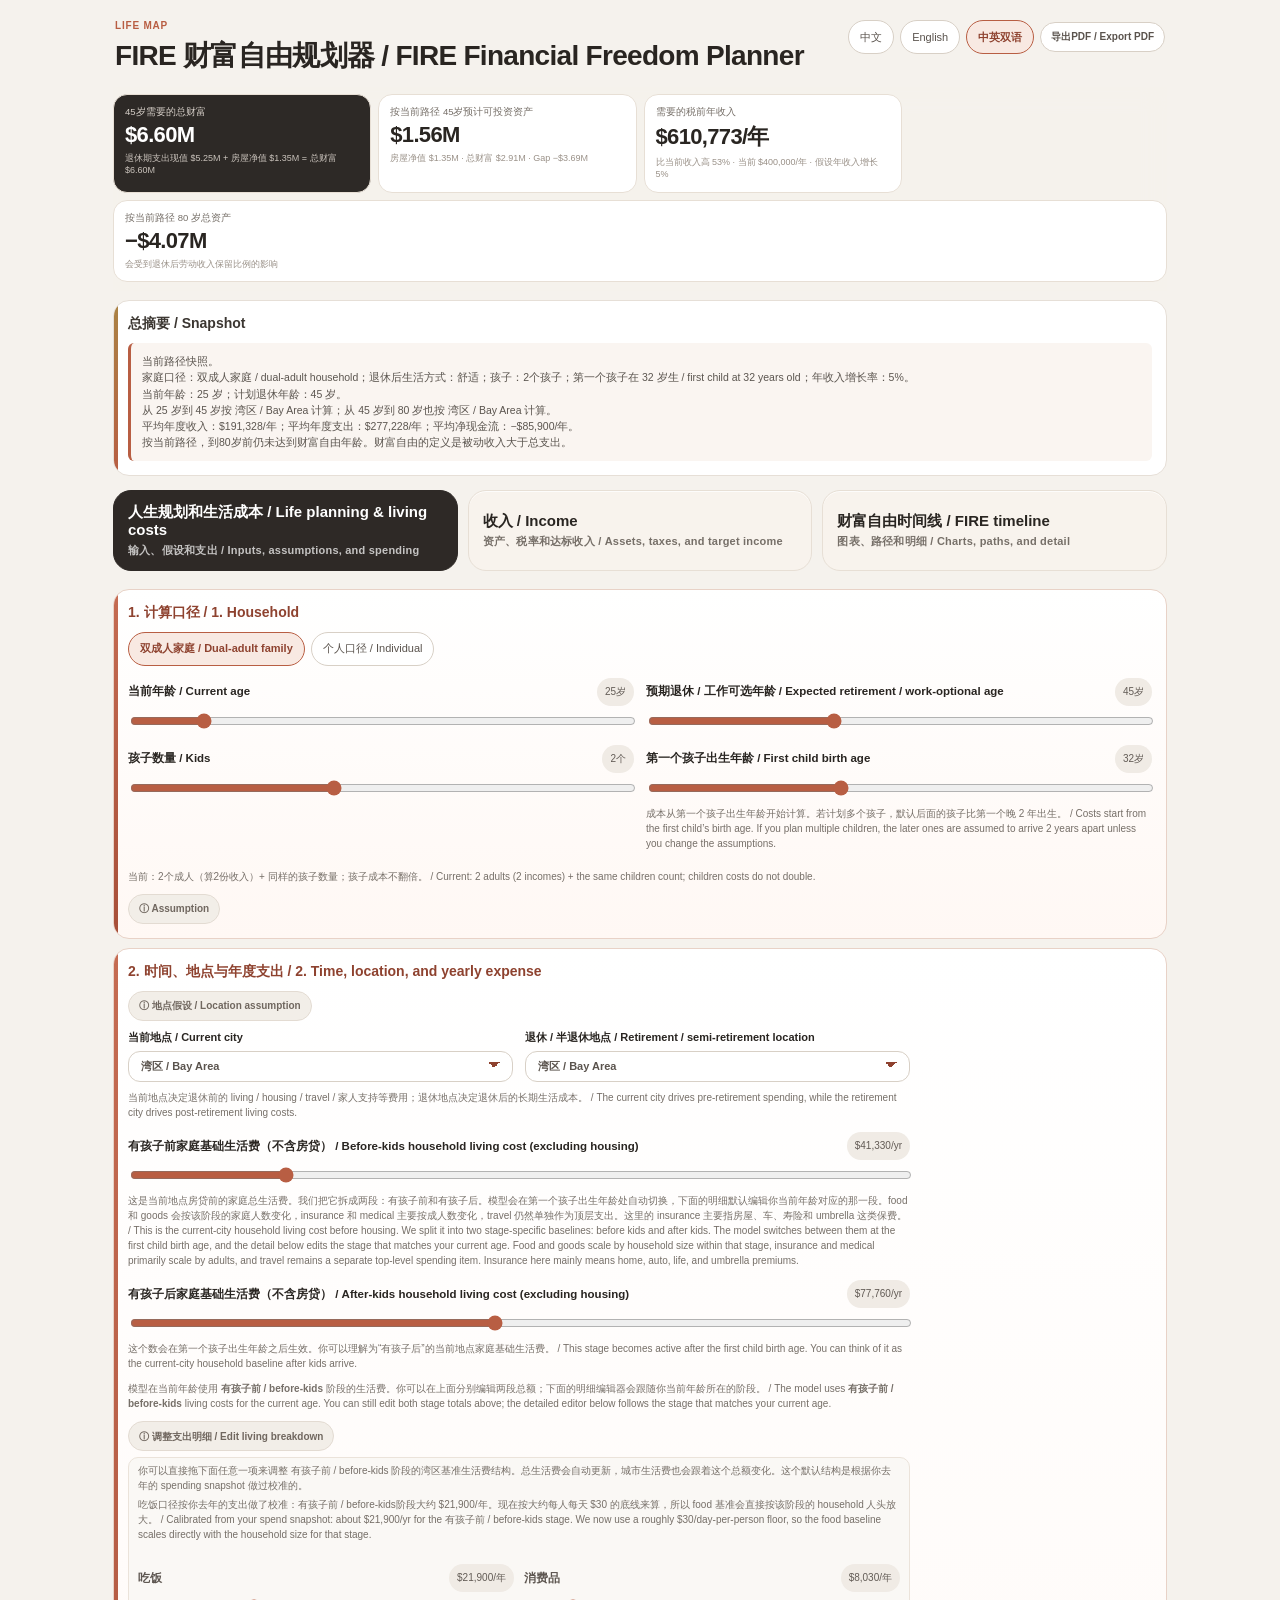
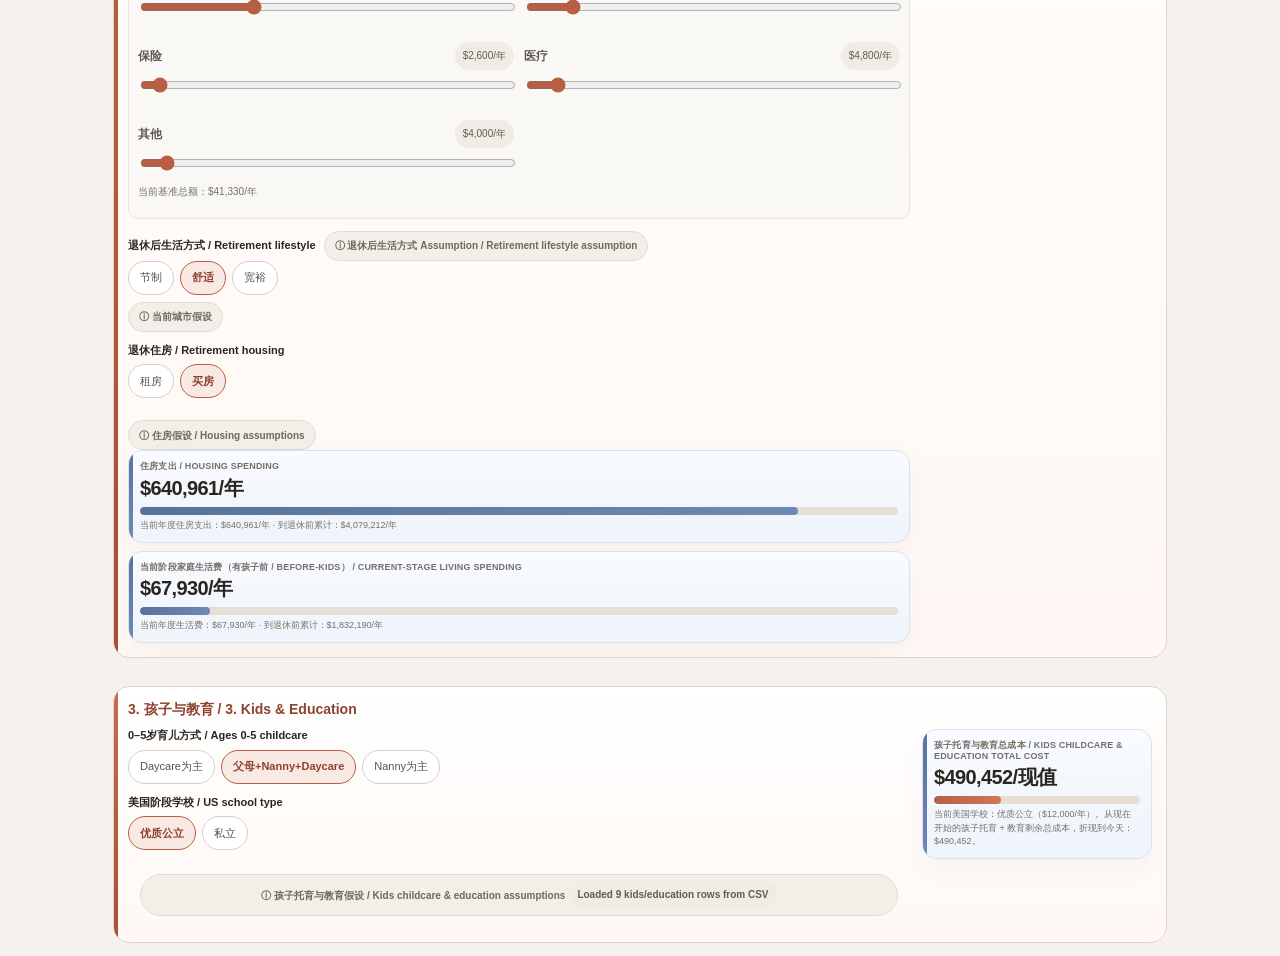
<file: index.html>
<!doctype html>
<html lang="zh-CN">
<head>
<meta charset="utf-8">
<meta name="viewport" content="width=device-width,initial-scale=1,maximum-scale=1">
<title>FIRE 财富自由规划器</title>
<style>
:root{--bg:#f5f2ed;--card:#fff;--ink:#292521;--muted:#766f68;--line:#e7dfd5;--accent:#b85e43;--soft:#f8e9e2;--green:#4f806b;--red:#b75b61;--blue:#58719f;--gold:#aa8344;--dark:#2d2926}
*{box-sizing:border-box}body{margin:0;background:var(--bg);color:var(--ink);font-family:-apple-system,BlinkMacSystemFont,"SF Pro Text","PingFang SC","Microsoft YaHei",sans-serif}
.page{max-width:1080px;margin:auto;padding:13px}.hero{padding:7px 2px 12px}.eyebrow{font-size:10px;color:var(--accent);font-weight:800;letter-spacing:.08em}.hero h1{font-size:28px;margin:6px 0 0;letter-spacing:-.025em;max-width:100%}
.sticky{position:sticky;top:0;z-index:30;background:rgba(245,242,237,.95);backdrop-filter:blur(12px);padding:7px 0 9px}.kpis{display:grid;grid-template-columns:1fr 1fr;gap:7px}.kpi{background:#fff;border:1px solid var(--line);border-radius:14px;padding:11px}.kpi.primary{background:var(--dark);color:#fff}
.lab{font-size:9.5px;color:var(--muted);line-height:1.3}.primary .lab{color:#d5cec7}.num{font-size:22px;font-weight:850;letter-spacing:-.03em;margin-top:4px}.sub{font-size:9px;color:#999087;margin-top:4px;line-height:1.35}.primary .sub{color:#ccc5be}
.card{position:relative;overflow:hidden;background:#fff;border:1px solid var(--line);border-radius:16px;padding:14px;margin-top:9px}
.card h2{font-size:14px;margin:0 0 10px}
.card.cost-card{border-color:#e8d2c7;background:linear-gradient(180deg,#fff 0%,#fff8f4 100%)}
.card.cost-card::before,.card.wealth-card::before,.card.neutral-card::before{content:'';position:absolute;left:0;top:0;bottom:0;width:4px;border-radius:16px 0 0 16px;pointer-events:none}
.card.cost-card::before{background:linear-gradient(180deg,#c56c52 0%,#a74f38 100%)}
.card.cost-card h2{color:#8e422f}
.card.wealth-card{border-color:#d7e3ef;background:linear-gradient(180deg,#fff 0%,#f5f9fd 100%)}
.card.wealth-card::before{background:linear-gradient(180deg,#58719f 0%,#4f806b 100%)}
.card.wealth-card h2{color:#445f85}
.card.neutral-card{border-color:#e6dfd7}
.card.neutral-card::before{background:linear-gradient(180deg,#aa8344 0%,#b85e43 100%)}
.card.neutral-card h2{color:#3b3631}
.desc{font-size:10px;color:var(--muted);line-height:1.5;margin:-4px 0 10px}.mini-section{font-size:11px;font-weight:800;letter-spacing:.02em;color:#8e422f;margin:12px 0 6px}.mini-section-sub{font-size:9.5px;color:var(--muted);line-height:1.45;margin:0 0 8px}
.grid{display:grid;grid-template-columns:1fr 1fr;gap:12px}.grid > *{min-width:0}.choice-label{font-size:11px;font-weight:750;margin-bottom:7px;line-height:1.25}.seg{display:flex;gap:6px;flex-wrap:wrap;align-items:flex-start}.seg button{border:1px solid #d8d0c6;background:#fff;color:#5a534d;padding:8px 11px;min-height:34px;border-radius:999px;font-size:11px;line-height:1.15;cursor:pointer;display:inline-flex;align-items:center;justify-content:center;white-space:nowrap}.seg button.active{border-color:var(--accent);background:var(--soft);color:#8e422f;font-weight:800}
.control{margin-top:12px;min-width:0}.head{display:flex;justify-content:space-between;gap:8px;align-items:center;flex-wrap:wrap;min-width:0}.head label{font-size:11.5px;font-weight:700;line-height:1.25;min-width:0}.pill{font-size:10px;background:#f0ebe5;color:#625b55;padding:5px 8px;border-radius:999px;display:inline-flex;align-items:center;justify-content:center;min-height:28px;line-height:1;white-space:nowrap}input[type=range]{width:100%;accent-color:var(--accent);margin-top:7px}
details.info{margin-top:7px}details.info summary{display:inline-flex;cursor:pointer;list-style:none;align-items:center;justify-content:center;gap:4px;border:1px solid #e3dbd2;background:#f2eee8;border-radius:999px;padding:6px 10px;font-size:10px;line-height:1.15;min-height:30px;font-weight:750;color:#70675f;white-space:nowrap}details.info summary::-webkit-details-marker{display:none}
.sample-panel{margin-top:12px;padding:12px}
.sample-panel summary{display:flex;justify-content:space-between;align-items:center;gap:10px;width:100%;list-style:none;cursor:pointer;border:1px solid #e3dbd2;background:#f2eee8;border-radius:12px;padding:8px 10px;font-size:11px;line-height:1.2;font-weight:800;color:#70675f;white-space:nowrap}
.sample-panel summary::-webkit-details-marker{display:none}
.sample-panel summary .sample-title{display:inline-flex;align-items:center;gap:4px;min-width:0}
.sample-panel summary .sample-title span{white-space:nowrap}
.sample-panel .info-body{margin-top:8px}
.info-body{margin-top:6px;border:1px solid #ebe3da;background:#faf8f5;border-radius:10px;padding:9px;font-size:9.5px;line-height:1.55;color:#5d5650}.info-grid{display:grid;grid-template-columns:1fr 1fr;gap:5px;margin:6px 0}.icell{background:#fff;border:1px solid #eee7df;border-radius:8px;padding:6px}.ik{font-size:8px;color:#8b827a}.iv{font-size:10.5px;font-weight:800;margin-top:2px}
.breakdown{display:grid;grid-template-columns:1fr 1fr;gap:7px}.box{border:1px solid var(--line);border-radius:12px;padding:10px;background:#faf8f5}.box .a{font-size:9px;color:var(--muted)}.box .b{font-size:16px;font-weight:850;margin-top:4px}
.solution{display:grid;grid-template-columns:1fr 1fr;gap:7px}.solvebox{border:1px solid var(--line);border-radius:13px;padding:11px;background:#faf8f5}.solvebox .slabel{font-size:9px;color:var(--muted)}.solvebox .snum{font-size:20px;font-weight:900;margin-top:4px}.solvebox .stext{font-size:9px;color:var(--muted);line-height:1.4;margin-top:4px}.cta-box{grid-column:1/-1;background:linear-gradient(180deg,#fff8f2 0%,#fff1e6 100%);border-color:#e0c7b2}.cta-box .slabel{color:#8e422f;font-weight:800}.cta-box .cta-num{font-size:16px;color:#8e422f;line-height:1.25}.cta-box .cta-row{margin-top:8px;display:flex;align-items:center;justify-content:flex-start}.cta-box .cta-pill{display:inline-flex;align-items:center;justify-content:center;border-radius:999px;background:var(--accent);color:#fff;font-size:10px;line-height:1.1;font-weight:800;padding:6px 10px;white-space:nowrap;box-shadow:0 4px 12px rgba(184,94,67,.12)}
.section-split{display:grid;grid-template-columns:minmax(0,1fr) 230px;gap:12px;align-items:start}.section-main{min-width:0}.side-stack{display:grid;gap:8px;min-width:0}.side-summary,.side-meter{border:1px solid #e3dbd2;background:#faf8f5;border-radius:14px;padding:10px 11px}.side-summary .k,.side-meter .k{font-size:9px;color:var(--muted);font-weight:750;line-height:1.25}.side-summary .v,.side-meter .v{font-size:18px;font-weight:900;line-height:1.1;margin-top:4px;letter-spacing:-.02em}.side-summary .s,.side-meter .s{font-size:9px;color:var(--muted);line-height:1.45;margin-top:4px}.side-summary.compact .v{font-size:15px}.side-meter .bar{height:8px;margin-top:8px;border-radius:999px;background:#e7dfd5;overflow:hidden}.side-meter .fill{height:100%;width:var(--p,0%);border-radius:inherit;background:linear-gradient(90deg,var(--accent) 0%,#d27757 100%)}.side-meter.housing .fill{background:linear-gradient(90deg,#58719f 0%,#6f89b6 100%)}.spend-mini-detail{margin-top:8px;padding-top:8px;border-top:1px dashed #e6ddd3;display:grid;gap:5px;font-size:9px;line-height:1.45;color:var(--muted)}.spend-mini-detail .row{display:flex;justify-content:space-between;gap:8px;align-items:flex-start}.spend-mini-detail .row strong{font-size:10px;color:var(--ink);font-weight:800}.spend-mini-detail .subrows{margin-top:3px;padding-left:10px;border-left:2px solid #ece3d8;display:grid;gap:2px}.spend-mini-detail .subrows span{display:flex;justify-content:space-between;gap:8px}.output-card{position:relative;overflow:hidden;box-shadow:0 10px 28px rgba(45,38,34,.04)}.output-card::before{content:'';position:absolute;left:0;top:0;bottom:0;width:4px;border-radius:14px 0 0 14px;background:linear-gradient(180deg,var(--accent) 0%,#d27757 100%)}.output-card .k{font-size:9px;text-transform:uppercase;letter-spacing:.02em}.output-card .v{font-size:20px;letter-spacing:-.03em}.output-card .s{font-size:9px;line-height:1.45}.output-card--housing{background:linear-gradient(180deg,#f8fbff 0%,#eef4fb 100%);border-color:#d7e3ef}.output-card--housing::before{background:linear-gradient(180deg,#58719f 0%,#6f89b6 100%)}.output-card--education{background:linear-gradient(180deg,#f8fbff 0%,#eef4fb 100%);border-color:#d7e3ef}.output-card--education::before{background:linear-gradient(180deg,#58719f 0%,#6f89b6 100%)}.output-card--spend{background:linear-gradient(180deg,#fffaf8 0%,#fbf4f0 100%);border-color:#e8d2c7}.output-card--spend::before{background:linear-gradient(180deg,#c56c52 0%,#a74f38 100%)}
.note{background:#faf5f1;border-left:3px solid var(--accent);padding:10px 11px;border-radius:6px;font-size:10.5px;color:#5b554f;line-height:1.55;margin-top:9px}
canvas{width:100%;height:285px;background:#fff;border-radius:10px}.legend{display:flex;gap:12px;flex-wrap:wrap;font-size:10px;color:var(--muted);margin-top:8px}.dot{display:inline-block;width:8px;height:8px;border-radius:50%;margin-right:4px}
.scroll{overflow-x:auto}table{border-collapse:collapse;width:100%;font-size:10px}th,td{padding:8px 6px;border-bottom:1px solid #f0ebe5;text-align:right;white-space:nowrap}th:first-child,td:first-child{text-align:left}th{color:#7d756d}.pos{color:var(--green)}.neg{color:var(--red)}.hidden{display:none!important}
@media(min-width:760px){.kpis{grid-template-columns:repeat(4,1fr)}}@media(max-width:700px){.grid,.solution,.breakdown{grid-template-columns:1fr}.num{font-size:20px}}
@media(max-width:900px){.section-split{grid-template-columns:1fr}.side-stack{position:static}}

.chart-wrap{position:relative}
.chart-tooltip{
  position:absolute;pointer-events:none;display:none;min-width:150px;
  background:#2d2926;color:#fff;border-radius:10px;padding:9px 10px;
  font-size:10px;line-height:1.55;z-index:5
}
.chart-tooltip b{font-size:11px}
.faq{margin-top:9px}
.faq details{border:1px solid var(--line);background:#fff;border-radius:12px;padding:10px 11px;margin-top:7px}
.faq summary{cursor:pointer;font-size:11px;font-weight:750}
.faq .answer{font-size:10px;color:var(--muted);line-height:1.6;margin-top:8px}

.chart-head{display:flex;justify-content:space-between;align-items:center;gap:8px;flex-wrap:wrap;margin-bottom:6px}
.annual-toggle{flex:1 1 auto;min-width:0}
.annual-toggle summary{display:flex;align-items:center;gap:6px;width:100%;list-style:none;cursor:pointer;font-size:14px;font-weight:700;line-height:1.2;color:inherit;padding:0;margin:0}
.annual-toggle summary::-webkit-details-marker{display:none}
.chart-toggle{display:flex;gap:6px}
.chart-toggle button,.export-btn{border:1px solid #d8d0c6;background:#fff;color:#5a534d;padding:6px 10px;min-height:30px;border-radius:999px;font-size:10px;line-height:1.15;cursor:pointer;display:inline-flex;align-items:center;justify-content:center;white-space:nowrap}
.chart-toggle button.active{border-color:var(--accent);background:var(--soft);color:#8e422f;font-weight:800}
.export-btn{font-weight:800}
.export-btn:hover{border-color:var(--accent);background:var(--soft);color:#8e422f}
.uniform-select{
  width:100%;
  padding:8px 34px 8px 12px;
  border:1px solid #d8d0c6;
  border-radius:12px;
  background-color:#fff;
  font-family:inherit;
  font-size:11px;
  line-height:1.2;
  font-weight:750;
  color:#5a534d;
  -webkit-appearance:none;
  appearance:none;
  -moz-appearance:none;
  background-image:linear-gradient(45deg,transparent 50%,#8e422f 50%),linear-gradient(135deg,#8e422f 50%,transparent 50%);
  background-position:calc(100% - 18px) calc(50% - 2px),calc(100% - 12px) calc(50% - 2px);
  background-size:6px 6px,6px 6px;
  background-repeat:no-repeat;
}
.uniform-select:focus{outline:none;border-color:var(--accent);box-shadow:0 0 0 2px rgba(184,94,67,.12)}
.breakdown-legend{display:none;gap:10px;flex-wrap:wrap;font-size:9px;color:var(--muted);margin-top:8px}
.breakdown-legend.show{display:flex}
.fire-badge{display:flex;justify-content:space-between;gap:10px;align-items:center;flex-wrap:wrap;border:1px solid #d8d0c6;background:#fbf6f1}
.fire-badge .slabel{font-size:9px;color:var(--muted)}
.fire-badge .snum{font-size:18px;font-weight:900;color:#2d2926;margin-top:2px}
.fire-badge .stext{font-size:9px;color:var(--muted);line-height:1.4;margin-top:3px}
.fire-hit{background:#f5efe8}
.fire-hit td{font-weight:800;color:#2d2926}
.hero-row{display:flex;justify-content:space-between;gap:10px;align-items:flex-start;flex-wrap:nowrap}
.hero-row > div:first-child{min-width:0;flex:1 1 auto}
.hero-actions{display:flex;gap:6px;align-items:center;flex:0 0 auto;justify-content:flex-end;flex-wrap:wrap}
.lang-toggle{justify-content:flex-end;flex:0 0 auto;margin-left:auto;white-space:nowrap}
.lang-toggle button{min-width:0}
.main-tabs{display:grid;grid-template-columns:repeat(3,minmax(0,1fr));gap:10px;margin:14px 0 18px}
.main-tabs button{
  min-width:0;
  border:1px solid var(--line);
  border-radius:18px;
  background:#f8f3ed;
  color:var(--text);
  padding:12px 14px;
  font-size:15px;
  font-weight:800;
  line-height:1.2;
  text-align:left;
  box-shadow:0 1px 0 rgba(255,255,255,.8) inset;
}
.main-tabs button .sub{
  display:block;
  margin-top:4px;
  font-size:11px;
  font-weight:700;
  letter-spacing:.02em;
  color:var(--muted);
}
.main-tabs button.active{
  background:#2e2926;
  color:#fff;
  border-color:#2e2926;
  box-shadow:none;
}
.main-tabs button.active .sub{color:rgba(255,255,255,.72)}
.tab-panel{scroll-margin-top:16px}
.tab-panel.is-hidden{display:none !important}
@media(max-width:700px){
 .hero-row{flex-direction:column;flex-wrap:nowrap}
 .hero-actions{justify-content:flex-start;flex-wrap:wrap}
 .lang-toggle{margin-left:0;justify-content:flex-start;white-space:normal}
 .main-tabs{grid-template-columns:1fr}
}
</style>
</head>
<body>
<div class="page">
 <div class="hero hero-row">
  <div>
   <div class="eyebrow">LIFE MAP</div>
   <h1>FIRE 财富自由规划器</h1>
  </div>
  <div class="hero-actions">
   <div class="seg lang-toggle" id="langMode">
    <button data-v="zh">中文</button>
    <button data-v="en">English</button>
    <button data-v="bilingual" class="active">中英双语</button>
   </div>
   <button id="exportPdfBtn" type="button" class="export-btn">导出PDF</button>
  </div>
 </div>

<div class="sticky">
  <div class="kpis">
   <div class="kpi primary"><div class="lab" id="totalNeedLabel">预期退休时需要的总财富</div><div class="num" id="totalNeed">—</div><div class="sub" id="totalNeedBreakdown">—</div></div>
   <div class="kpi"><div class="lab" id="projectLabel">按当前路径预计可投资资产</div><div class="num" id="projectWealth">—</div><div class="sub" id="projectWealthSub">税后收入 − 支出 + 投资复利</div></div>
   <div class="kpi"><div class="lab" id="requiredIncomeTopLabel">需要的税前年收入</div><div class="num" id="requiredIncomeTop">—</div><div class="sub" id="requiredIncomePctTop">从现在到目标退休年龄平均需要</div></div>
   <div class="kpi" style="grid-column:1/-1"><div class="lab" id="path80Label">按当前路径 80 岁总资产</div><div class="num" id="path80Wealth">—</div><div class="sub" id="path80Sub">会受到退休后劳动收入保留比例的影响</div></div>
  </div>
 </div>

<div class="card neutral-card" style="margin-top:9px">
  <h2 id="summaryTitle">总摘要 / Snapshot</h2>
  <div class="note" id="summaryText" style="margin-top:0">—</div>
 </div>

 <div class="main-tabs" id="mainTabs">
  <button data-v="cost" class="active"><span id="tabCostLabel">人生规划和生活成本 / Life planning & living costs</span><span class="sub" id="tabCostSub">Inputs, assumptions, and spending</span></button>
  <button data-v="income"><span id="tabIncomeLabel">Income</span><span class="sub" id="tabIncomeSub">Assets, taxes, and target income</span></button>
  <button data-v="outcome"><span id="tabOutcomeLabel">财富自由时间线 / FIRE timeline</span><span class="sub" id="tabOutcomeSub">Charts, paths, and detail</span></button>
 </div>

 <div class="card cost-card tab-panel" data-tab="cost">
  <h2>1. 计算口径</h2>
  <div class="seg" id="scope">
   <button data-v="family" class="active">双成人家庭</button>
   <button data-v="individual">个人口径</button>
  </div>
  <div class="grid" style="margin-top:12px;align-items:start;grid-template-columns:1fr 1fr;gap:12px">
   <div class="control" style="margin-top:0">
    <div class="head"><label id="currentAgeLabel">当前年龄</label><span class="pill" id="currentAgeV">25岁</span></div>
    <input id="currentAge" type="range" min="18" max="70" step="1" value="25">
   </div>
   <div class="control" style="margin-top:0">
    <div class="head"><label id="fiAgeLabel">预期退休 / 工作可选年龄</label><span class="pill" id="fiAgeV"></span></div>
    <input id="fiAge" type="range" min="35" max="80" step="1" value="45">
   </div>
  </div>
  <div class="grid" style="margin-top:12px;align-items:start;grid-template-columns:1fr 1fr;gap:12px">
   <div class="control" style="margin-top:0">
    <div class="head"><label id="kidsLabel">孩子数量</label><span class="pill" id="kidsV">2个</span></div>
    <input id="kids" type="range" min="0" max="5" step="1" value="2">
   </div>
   <div class="control" id="childBirthAgeWrap" style="margin-top:0">
    <div class="head"><label id="childBirthAgeLabel">第一个孩子出生年龄</label><span class="pill" id="childBirthAgeV">32岁</span></div>
    <input id="childBirthAge" type="range" min="18" max="55" step="1" value="32">
    <div class="desc" id="childBirthAgeDesc" style="margin-top:6px">默认按第一个孩子出生年龄开始计算；如果有多个孩子，后面的默认比第一个晚 2 年出生。</div>
   </div>
  </div>
  <div class="desc" id="scopeDesc" style="margin-top:8px"></div>
  <details class="info"><summary>ⓘ Assumption</summary><div class="info-body">
   <b>个人口径：</b>1个成人（只算 1 份收入）+ 你选择的孩子数量。孩子相关成本不变；住房按“1成人+孩子”家庭尺寸算。<br><br>
   <b>双成人家庭：</b>2个成人（算 2 份收入）+ 同样的孩子数量。住房会升一级，成人吃饭/穿衣/交通/日常生活会增加，但不会把整个家庭支出简单乘2。
  </div></details>
 </div>

<div class="card cost-card tab-panel" data-tab="cost">
  <h2>2. 时间、地点与年度支出</h2>
  <div class="section-split">
   <div class="section-main">
 <details class="info" style="margin-top:0">
   <summary id="relocationAssumptionSummary">ⓘ 地点假设 / Location assumption</summary><div class="info-body" id="relocationInfo"></div>
  </details>
  <div class="grid" style="margin-top:10px">
   <div>
    <div class="choice-label" id="currentCityLabel">当前地点</div>
    <select id="currentCity" class="uniform-select">
     <option value="bay">湾区</option>
     <option value="nyc">纽约</option>
     <option value="seattle">西雅图</option>
     <option value="losangeles">洛杉矶</option>
     <option value="dallas">达拉斯</option>
     <option value="shanghai">上海</option>
     <option value="hangzhou">杭州</option>
     <option value="suzhou">苏州</option>
     <option value="chengdu">成都</option>
     <option value="kunming">昆明</option>
     <option value="dali">大理</option>
     <option value="haikou">海口</option>
     <option value="taiyuan">太原</option>
    </select>
   </div>
   <div>
    <div class="choice-label" id="retirementCityLabel">退休 / 半退休地点</div>
    <select id="city" class="uniform-select">
     <option value="bay">湾区</option>
     <option value="nyc">纽约</option>
     <option value="seattle">西雅图</option>
     <option value="losangeles">洛杉矶</option>
     <option value="dallas">达拉斯</option>
     <option value="shanghai">上海</option>
     <option value="hangzhou">杭州</option>
     <option value="suzhou">苏州</option>
     <option value="chengdu">成都</option>
     <option value="kunming">昆明</option>
     <option value="dali">大理</option>
     <option value="haikou">海口</option>
     <option value="taiyuan">太原</option>
    </select>
   </div>
  </div>
  <div class="desc" style="margin:8px 0 10px">当前地点决定退休前的 living / housing / travel / 家人支持等费用；退休地点决定退休后的长期生活成本。 / The current city drives pre-retirement spending, while the retirement city drives post-retirement living costs.</div>
  <div class="control">
   <div class="head"><label id="bayBaseSpendLabel">有孩子前家庭基础生活费（不含房贷 / housing）</label><span class="pill" id="bayBaseSpendV">$30k</span></div>
    <input id="bayBaseSpend" type="range" min="15000" max="150000" step="1000" value="30000">
    <div class="desc" id="bayBaseSpendDesc" style="margin-top:6px">这是当前地点的家庭总生活费（不含房贷）。默认值会从你去年的 spending snapshot + 当前家庭口径校准出来；你可以直接拖总额，也可以展开下面的 detail 逐项调 food / goods / insurance / medical / misc。food 和 goods 会随家庭人数变化，insurance 和 medical 主要随成人数变化，travel 仍然单独作为顶层支出。这里的 insurance 主要指房屋、车、寿险和 umbrella 这类保费，不再单独写“邮费”。</div>
  </div>
  <div class="control">
   <div class="head"><label id="bayBaseSpendAfterLabel">有孩子后家庭基础生活费（不含房贷 / housing）</label><span class="pill" id="bayBaseSpendAfterV">$30k</span></div>
    <input id="bayBaseSpendAfter" type="range" min="15000" max="150000" step="1000" value="30000">
    <div class="desc" id="bayBaseSpendAfterDesc" style="margin-top:6px">这个数会在第一个孩子出生年龄之后生效。你可以理解为“有孩子后”的当前地点家庭基础生活费；模型会在该年龄点自动切换到这里。 / This stage becomes active after the first child birth age.</div>
  </div>
  <div class="desc" id="livingStageHint" style="margin-top:8px"></div>
  <details class="info" id="livingEditorWrap" open>
   <summary id="livingEditorSummary">ⓘ 调整支出明细 / Adjust spending detail</summary>
   <div class="info-body" id="livingEditorInfo"></div>
  </details>

  <div class="control hidden" id="returnAgeWrap" style="margin-top:12px">
   <div class="head"><label id="retAgeLabel">全家回国年龄</label><span class="pill" id="returnAgeV"></span></div>
   <input id="returnAge" type="range" min="40" max="55" step="1" value="45">
  </div>
  <div style="margin-top:12px">
  <div style="display:flex;align-items:center;gap:8px;flex-wrap:wrap">
   <div class="choice-label" id="lifestyleLabel" style="margin-bottom:0">退休后生活方式</div>
   <details class="info" style="margin-top:0"><summary id="lifestyleAssumptionSummary">ⓘ 退休后生活方式 Assumption</summary><div class="info-body" id="lifestyleInfo"></div></details>
  </div>
   <div class="seg" id="lifestyle"><button data-v="lean">节制</button><button data-v="base" class="active">舒适</button><button data-v="comfort">宽裕</button></div>
  </div>
  <details class="info"><summary id="cityAssumptionSummary">ⓘ 当前城市假设</summary><div class="info-body" id="cityInfo"></div></details>
  <div class="grid" style="margin-top:12px">
   <div><div class="choice-label" id="housingLabel">退休住房</div><div class="seg" id="housing"><button data-v="rent">租房</button><button data-v="buy" class="active">买房</button></div></div>
   <div id="mortgageWrap" style="grid-column:1/-1">
    <details class="info" id="mortgageAdvancedWrap" style="margin-top:10px">
     <summary id="mortgageAdvancedSummary">ⓘ 住房假设 / Housing assumptions</summary>
     <div class="info-body" id="mortgageAdvancedInfo">
      <div class="note" style="margin-top:0">买房模式默认 / Buy mode default：<b>如果退休地点和当前地点相同，就现在买；如果不同，就搬到退休地点那一年再买</b>。首付、房贷利率、年限和持有成本都可以在下面改。租房模式默认按退休地点的住房成本假设来估租金。<br><span style="opacity:.85">This explanation stays inside the housing assumptions detail so the top of the page can stay cleaner.</span></div>
      <div class="control" style="margin-top:10px">
       <div class="head"><label id="homePurchaseAgeLabel">购房时点</label><span class="pill" id="homePurchaseAgeV"></span></div>
       <input id="homePurchaseAge" type="range" min="18" max="70" step="1" value="45">
       <div class="desc" style="margin-top:6px">默认规则：如果当前地点和退休地点相同，就从现在开始买房；如果不同，就从搬到退休地点那一年开始买房。你也可以手动改这个时点。</div>
      </div>
      <div class="control" style="margin-top:10px">
       <div class="head"><label id="homePriceLabel">购房价格 / Home price</label><span class="pill" id="homePriceV"></span></div>
       <input id="homePrice" type="range" min="0" max="10000000" step="25000" value="1900000">
       <div class="desc" id="homePriceDesc" style="margin-top:6px">默认值来自 location assumption 里的住房成本假设（按你的家庭口径）；你可以拖动改成自己的买房预算。 / Default value comes from the location assumption housing cost for your household; drag it to your own target home price.</div>
      </div>
      <div class="grid" style="margin-top:10px">
       <div class="control"><div class="head"><label id="downPayLabel">首付比例</label><span class="pill" id="downPayV">20%</span></div><input id="downPay" type="range" min=".05" max=".60" step=".05" value=".20"></div>
       <div class="control"><div class="head"><label id="mortgageRateLabel">房贷利率</label><span class="pill" id="mortgageRateV">6.5%</span></div><input id="mortgageRate" type="range" min=".02" max=".10" step=".0025" value=".065"></div>
       <div class="control"><div class="head"><label id="mortgageYearsLabel">房贷年限</label><span class="pill" id="mortgageYearsV">30年</span></div><input id="mortgageYears" type="range" min="10" max="30" step="5" value="30"></div>
       <div class="control"><div class="head"><label id="homeCarryLabel">房产税+保险+维护</label><span class="pill" id="homeCarryV">1.8%</span></div><input id="homeCarry" type="range" min="0" max=".035" step=".001" value=".018"></div>
      </div>
      <div class="desc" style="margin-top:8px">这份 <b>assumptions/city_housing_model.csv</b> 就是模型最终采用的住房假设；租房和买房都会按这里的城市成本口径来算，下面可以直接查看对应的 rent / buy 假设。</div>
      <details class="info sample-panel" id="housingSampleCard" style="margin-top:10px">
       <summary><span class="sample-title">ⓘ 城市住房成本假设 / Housing expense per city assumption</span><span class="pill" id="housingSampleStatus">Loading housing CSV…</span></summary>
       <div class="desc" style="margin-top:0">
        这张表直接从 <code>assumptions/city_housing_model.csv</code> 读取，里面放的是模型最终使用的城市住房假设，包括租金、买房预算、相对湾区系数和 source note。
       </div>
       <div class="scroll">
        <table>
         <thead>
         <tr>
          <th>City (zh)</th>
          <th>City (en)</th>
          <th>3BR rent/mo</th>
          <th>3BR rent/yr</th>
          <th>4BR rent/mo</th>
          <th>4BR rent/yr</th>
          <th>3BR buy</th>
          <th>4BR buy</th>
          <th>Factor</th>
          <th>Source note</th>
         </tr>
         </thead>
         <tbody id="housingSampleRows">
          <tr><td colspan="10">Loading…</td></tr>
         </tbody>
        </table>
       </div>
      </details>
     </div>
   </details>
  </div>
 </div>
  <div class="side-stack">
    <div class="side-meter housing output-card output-card--housing">
     <div class="k" id="housingSpendLabel">住房支出</div>
     <div class="v" id="housingSpendV">—</div>
     <div class="bar"><div class="fill" id="housingSpendBar"></div></div>
     <div class="s" id="housingSpendS">—</div>
    </div>
    <div class="side-meter housing output-card output-card--housing">
     <div class="k" id="livingSpendLabel">当前地点家庭生活费（不含房贷）</div>
     <div class="v" id="livingSpendV">—</div>
     <div class="bar"><div class="fill" id="livingSpendBar"></div></div>
     <div class="s" id="livingSpendS">—</div>
    </div>
   </div>
  </div>
 </div>

 </div>
 <div class="card cost-card tab-panel" data-tab="cost" style="margin-top:28px; clear:both">
  <h2>3. 孩子与教育</h2>
  <div class="section-split">
   <div class="section-main">
  <div class="grid">
   <div>
    <div class="choice-label" id="childcareLabel">0–5岁育儿方式</div>
    <div class="seg" id="childcare"><button data-v="daycare">Daycare为主</button><button data-v="mixed" class="active">父母+Nanny+Daycare</button><button data-v="nanny">Nanny为主</button></div>
   </div>
  </div>
  <div class="grid" id="kidsSchoolWrap" style="margin-top:12px">
   <div><div class="choice-label" id="usSchoolLabel">美国阶段学校</div><div class="seg" id="usSchool"><button data-v="public" class="active">优质公立</button><button data-v="private">私立</button></div></div>
   <div id="cnSchoolWrap"><div class="choice-label" id="cnSchoolLabel">回国后学校</div><div class="seg" id="cnSchool"><button data-v="intl" class="active">国际/双语</button><button data-v="public">中国公立</button><button data-v="stayUS">继续留美</button></div></div>
  </div>
  <details class="info sample-panel" id="kidsEduSampleCard" style="margin-top:12px">
   <summary><span class="sample-title">ⓘ 孩子托育与教育假设 / Kids, childcare & education assumptions</span><span class="pill" id="kidsEduSampleStatus">Loading kids & education CSV…</span></summary>
   <div class="desc" style="margin-top:0">
    这张表直接从 <code>assumptions/kids_education_model.csv</code> 读取，里面放的是 0-5 岁托育、美国阶段学校、回国后学校和大学的默认规划假设。这里算的是孩子托育 + 学校 + 大学的总成本，方便你以后单独校准。
   </div>
   <div class="scroll">
    <table>
     <thead>
     <tr>
      <th>Category</th>
      <th>Label (zh)</th>
      <th>Label (en)</th>
      <th>Cost / yr</th>
      <th>Applies to</th>
      <th>Notes</th>
     </tr>
     </thead>
     <tbody id="kidsEduSampleRows">
      <tr><td colspan="6">Loading…</td></tr>
     </tbody>
    </table>
   </div>
   <div class="desc" id="kidsCostTooltipBody" style="margin-top:14px">
    孩子托育与教育的支出是按“每年”计入的，不是一次性总额。0–5 岁托育会按年龄段逐年应用对应年度费用；6–17 岁学校费用也是按每年计算；18–21 岁大学按每年假设计算。模型会把这些年度费用乘上孩子实际停留在该年龄段的年数，再一起纳入总支出和财富路径。右侧的总成本卡片会随着托育或学校类型变化而更新。
   </div>
  </details>
   </div>
   <div class="side-stack">
    <div class="side-meter output-card output-card--education">
     <div class="k" id="kidsEduSummaryLabel">孩子托育与教育总成本</div>
     <div class="v" id="kidsEduSummaryV">—</div>
     <div class="bar"><div class="fill" id="kidsEduSummaryBar"></div></div>
     <div class="s" id="kidsEduSummaryS">—</div>
    </div>
   </div>
  </div>
  </div>
 <div class="card wealth-card income-card tab-panel" data-tab="income">
  <h2>4. 当前资产与收入</h2>
  <div class="control"><div class="head"><label id="assetsLabel">你当前可投资资产</label><span class="pill" id="assetsV"></span></div><input id="assets" type="range" min="0" max="10000000" step="1000" value="0"></div>
  <div class="control"><div class="head"><label id="incomeLabel">你当前税前年收入</label><span class="pill" id="incomeV"></span></div><input id="income" type="range" min="0" max="1500000" step="25000" value="200000"></div>
  <div id="partnerIncomeWrap" class="hidden">
   <div class="control"><div class="head"><label id="partnerIncomeLabel">第二位成人税前年收入（0-1.5M）</label><span class="pill" id="partnerIncomeV"></span></div><input id="partnerIncome" type="range" min="0" max="1500000" step="25000" value="200000"></div>
  </div>
  <div class="control">
   <div class="head"><label id="incomeGrowthLabel">年收入增长率</label><span class="pill" id="incomeGrowthV">5%</span></div>
   <input id="incomeGrowth" type="range" min="0" max=".15" step=".005" value=".05">
   <div class="desc" id="incomeGrowthDesc" style="margin-top:6px">默认按每年 5% 的收入增长来推演；这里会影响当前路径和达标路径里未来每年的税前年收入。</div>
  </div>
  <div class="control"><div class="head"><label id="retReturnLabel">长期实际投资回报</label><span class="pill" id="retV"></span></div><input id="ret" type="range" min="0" max=".20" step=".005" value=".035"></div>
  <details class="info"><summary id="retReturnSummary">ⓘ 长期实际投资回报 Assumption</summary><div class="info-body" id="retInfo"></div></details>
  <div class="control">
   <div class="head"><label id="taxStateLabel">报税所在州</label><span class="pill" id="taxStateV">California</span></div>
   <select id="taxState" class="uniform-select"><option value="CA" selected style="font:inherit">California</option><option value="NY" style="font:inherit">New York</option><option value="TX" style="font:inherit">Texas</option><option value="WA" style="font:inherit">Washington</option><option value="FL" style="font:inherit">Florida</option><option value="MA" style="font:inherit">Massachusetts</option><option value="NJ" style="font:inherit">New Jersey</option><option value="IL" style="font:inherit">Illinois</option><option value="PA" style="font:inherit">Pennsylvania</option><option value="VA" style="font:inherit">Virginia</option><option value="NC" style="font:inherit">North Carolina</option><option value="OTHER" style="font:inherit">其他州</option></select>
  </div>
  <div class="control">
   <div class="head"><label id="taxCalcLabel">税率计算方式</label><span class="pill" id="taxModeV">自动估算</span></div>
   <div class="seg" id="taxMode"><button data-v="auto" class="active">自动估算</button><button data-v="manual">手动有效税率</button></div>
  </div>
  <div class="control hidden" id="manualTaxWrap">
   <div class="head"><label id="manualTaxLabel">手动有效总税率</label><span class="pill" id="manualTaxV">40%</span></div>
   <input id="manualTax" type="range" min="0" max=".65" step=".01" value=".40">
   <div class="desc" style="margin-top:6px">如果你大概知道自己的 effective tax rate，可以直接覆盖自动估算。</div>
  </div>
  <div class="control">
   <div class="head"><label id="postRetireLabel">退休后劳动收入保留比例</label><span class="pill" id="postRetireIncomeV">0%</span></div>
   <input id="postRetireIncome" type="range" min="0" max="1" step=".05" value="0">
   <div class="desc" style="margin-top:6px">0% = 完全退休；例如 25% 可代表兼职、教学、咨询或小生意收入。</div>
   <div class="desc" id="postRetireDesc" style="margin-top:6px">只影响退休后的劳动收入，因此会改变当前路径 80 岁总资产，不会改退休前的财富门槛。</div>
  </div>
  <div class="control">
   <div class="head"><label id="taxRateLabel">估算有效税率</label><span class="pill" id="taxV">—</span></div>
   <div class="desc" id="taxBreakdown" style="margin-top:7px"></div>
   <details class="info"><summary id="taxAssumptionSummary">ⓘ 税率 Assumption</summary><div class="info-body" id="taxAssumptionInfo">
    自动模式：Federal 与 payroll tax 使用现有规划税档；California 使用分档估算。其他州目前使用规划级的州所得税近似，并不是逐州报税引擎。若你知道自己的实际 effective tax rate，建议切换“手动有效税率”。<br><br>
    无州个人所得税州（TX / WA / FL）按州所得税 0 处理。未计入 401(k)、HSA、itemized deductions、AMT、NIIT、capital gains、RSU timing 等个性化项目。
   </div></details>
  </div>
  <details class="info" id="spendDetailWrap">
   <summary id="spendDetailSummary">ⓘ 支出的 detail / Spending detail</summary>
   <div class="info-body" id="spendDetailInfo"></div>
  </details>
  <details class="info"><summary id="pathAssumptionSummary">ⓘ “当前路径预计资产”怎么算？</summary><div class="info-body" id="pathAssumptionInfo">
    <b>每一年：</b><br>
    1) 税后收入 = 税前年收入 × (1 − 有效税率)<br>
    2) 年度结余 = 税后收入 − 当年家庭支出<br>
    3) 投资收益 = 年初可投资资产 × 实际投资回报率<br>
    4) 年末可投资资产 = 年初资产 + 投资收益 + 年度结余<br><br>
    如果你选择“回国”，回国年龄之前按湾区生活费算，回国年龄之后按目标城市生活费算。<br><br>
    有效税率会根据当前税前年收入和个人/家庭口径自动变化；实际投资回报率默认 <b>3.5%</b>（真实购买力口径），你也可以直接拖动上面的滑条改成 3% 或其他数值。这是确定性 baseline，不代表每年市场真的会稳定涨 3.5%。
  </div></details>
  <details class="info"><summary id="formulaSummary">ⓘ 主要公式 / Main formulas</summary><div class="info-body" id="formulaInfo"></div></details>
 </div>

<div class="card wealth-card income-card tab-panel" data-tab="outcome">
  <h2 id="retireOnTimeTitle">5. 财富自由时间线 / FIRE timeline</h2>
  <div class="solution" style="margin-top:9px">
   <div class="solvebox"><div class="slabel" id="requiredIncomeLabel">所需家庭税前年收入</div><div class="snum" id="requiredIncome">—</div><div class="stext" id="incomeDelta">—</div><div class="stext" id="incomeDeltaPct"></div></div>
   <div class="solvebox"><div class="slabel" id="spendCutLabel">或者每年少花</div><div class="snum" id="spendCut">—</div><div class="stext" id="spendCutDesc">如果收入不变，从现在到退休平均需要减少的年度支出。</div></div>
   <div class="solvebox cta-box"><div class="slabel" id="consultTitle">财富管理咨询</div><div class="snum cta-num" id="consultHeadline">想更高效地走到财富自由？</div><div class="stext" id="consultDesc">如果你希望把收入、支出、资产和时间线梳理得更清楚，可以联系财富管理咨询，帮助你制定更高效、更明确的财富自由路径。</div><div class="cta-row"><span class="cta-pill" id="consultPill">联系财富管理咨询</span></div></div>
  </div>
 </div>

 <div class="card wealth-card outcome-card tab-panel" data-tab="outcome">
 <div class="chart-head">
   <h2 id="projectionSectionTitle" style="margin:0">6. 年度收入、支出、总资产（至80岁）</h2>
   <div class="chart-toggle">
    <button id="projectionCurrentBtn" type="button" class="active">当前路径</button>
    <button id="projectionTargetBtn" type="button">达标路径</button>
   </div>
  </div>
 <div class="note" id="projectionNote" style="margin-top:0">当前路径使用你现在的收入和支出做 projection；达标路径使用财富自由所需税前年收入做 projection。</div>
 <div class="note fire-badge" id="fireAgeBadge" style="margin-top:8px">
  <div>
   <div class="slabel" id="fireAgeLabel">当前路径的财富自由年龄</div>
   <div class="snum" id="fireAgeValue">—</div>
   <div class="stext" id="fireAgeSub">被动收入首次覆盖年度支出的那一年</div>
  </div>
  <div class="stext" id="fireAgeSideNote">—</div>
 </div>
 <div class="chart-wrap">
   <canvas id="chart" width="1100" height="285"></canvas>
   <div id="chartTooltip" class="chart-tooltip"></div>
  </div>
  <div class="legend" id="overviewLegend"><span><i class="dot" style="background:#4f806b"></i>劳动收入</span><span><i class="dot" style="background:#aa8344"></i>被动收入</span><span><i class="dot" style="background:#b75b61"></i>年度支出</span><span><i class="dot" style="background:#58719f"></i>总财富（右轴）</span></div>
  <div class="breakdown-legend" id="detailLegend">
   <span>0线上方 = 收入：劳动收入（本人 / 伴侣） + 被动收入（资产提取 / 投资收益）</span>
   <span>0线下方 = 支出：住房 / 生活 / 旅行 / 父母 / 家人支持 / 孩子</span>
  </div>
  <div class="chart-head" style="margin-top:16px">
   <h3 id="wealthSectionTitle" style="margin:0;font-size:18px">资产 vs 负债</h3>
  </div>
  <div class="note" id="wealthNote" style="margin-top:0">这一张图只看资产结构，不看 cash flow：可投资资产、房屋净值、房贷余额，以及总财富。</div>
  <div class="chart-wrap">
   <canvas id="wealthChart" width="1100" height="240"></canvas>
   <div id="wealthTooltip" class="chart-tooltip"></div>
  </div>
  <div class="legend" id="wealthLegend"><span><i class="dot" style="background:#58719f"></i>可投资资产</span><span><i class="dot" style="background:#4f806b"></i>房屋净值</span><span><i class="dot" style="background:#b75b61"></i>房贷余额（负债）</span><span><i class="dot" style="background:#aa8344"></i>总财富</span></div>
 </div>

 <div class="card wealth-card outcome-card tab-panel" data-tab="outcome">
   <div class="chart-head" style="margin-top:2px;align-items:flex-start">
   <details class="annual-toggle" open>
   <summary id="annualSummary">7. 年度明细（至80岁）</summary>
   <div class="scroll" style="margin-top:12px"><table><thead><tr><th>年龄</th><th>劳动收入</th><th>被动收入</th><th>支出</th><th>年度净现金流</th><th>投资收益</th><th>可投资资产</th><th>房屋净值</th><th>总财富</th></tr></thead><tbody id="rows"></tbody></table></div>
   </details>
   <button id="downloadAnnualCsvBtn" type="button" class="export-btn">下载CSV</button>
  </div>

 <div class="card faq neutral-card outcome-card tab-panel" data-tab="outcome">
  <h2>8. FAQ</h2>

  <details>
   <summary>为什么双成人家庭的支出不是个人口径的两倍？</summary>
   <div class="answer">
    因为孩子的托育、学费和大学支持不会因为多一个成人而翻倍。住房按“卧室数 = 成人数 + 孩子数”自动调整，例如1成人+2孩子=3居、2成人+2孩子=4居；此外只增加第二个成人的餐饮、衣物、交通和日常生活边际成本，医疗已并入生活费。
   </div>
  </details>

  <details>
   <summary>“当前路径预计可投资资产”是怎么算的？</summary>
   <div class="answer">
    每一年先根据税前年收入自动估算 Federal + California + payroll taxes，得到税后收入，再减去当年的家庭支出；年初可投资资产按长期实际回报率产生投资收益。年末资产 = 年初资产 + 投资收益 + 税后收入 − 年度支出。
   </div>
  </details>

  <details id="faqFormulaDetail">
   <summary>所有计算公式</summary>
   <div class="answer">
    <b>1. 税后收入</b><br>
    税后收入 = 税前年收入 − Federal income tax − 州所得税 − Social Security − Medicare − Additional Medicare；也可以用手动有效总税率直接估算<br><br>

    <b>1b. 年收入增长路径</b><br>
    税前年收入会按“年收入增长率”滑杆逐年增长，直到退休年龄；退休后，如果还保留部分劳动收入，则按退休年龄对应的税前年收入再乘以保留比例计算。<br><br>

    <b>2. 年度家庭总支出</b><br>
    年度总支出 = 住房 + 成人基础生活 + 旅行 + 父母 / 家人支持 + 孩子托育/教育<br><br>

    <b>3. 年度结余</b><br>
    年度结余 = 税后收入 − 年度总支出<br><br>

    <b>4. 当年投资收益</b><br>
    投资收益 = 年初可投资资产 × 长期实际投资回报率<br><br>

    <b>5. 年末可投资资产</b><br>
    年末可投资资产 = 年初可投资资产 + 投资收益 + 年度结余<br><br>

    <b>6. 孩子未来剩余支出的现值</b><br>
    孩子支出 PV = Σ［未来第 t 年孩子支出 ÷ (1 + 实际回报率)^t］<br><br>

    <b>7. 退休后长期年度支出</b><br>
    长期年度支出 = 退休地点住房（若租房） + 成人生活 + 旅行 + 父母 / 家人支持<br>
    如果选择买房，退休后不再把房租计入长期年度支出。<br><br>

    <b>8. 退休时所需可投资资产</b><br>
    所需可投资资产 = 永久性年度支出 ÷ 4% + 孩子剩余支出 PV + 退休后剩余房贷付款 PV<br><br>

    <b>9. 买房与房贷</b><br>
    买房模式默认会根据你的地点切换时点来买房：如果当前地点和退休地点相同，就从现在开始买；如果不同，就在搬到退休地点那一年开始买房。首付 = 房价 × 首付比例；初始房贷 = 房价 × (1 − 首付比例)。首付从当前可投资资产扣除；之后按等额本息房贷逐年计算本金与利息，同时计入房产税、保险和维护。房屋净值 = 房价 − 剩余房贷余额。<br>
    FIRE 目标不会重复算房子：长期永久支出只保留房产税/保险/维护；退休后尚未还完的房贷只按剩余付款的现值计一次；总财富展示中只加入退休年龄时已经形成的房屋净值，不再把整套房价重新加一遍。<br><br>

    <b>10. 退休时所需总财富</b><br>
    所需总财富 = 所需可投资资产 + 房产预算<br><br>

    <b>11. 财富 Gap</b><br>
    Gap = 退休年龄预计可投资资产 − 退休时所需总财富<br>
    如果选择买房，房产预算已经包含在“所需总财富”中，因此也会进入 Gap；Gap &gt; 0 表示预计超过总财富目标，Gap &lt; 0 表示仍有缺口。<br><br>

    <b>12. 所需税前年收入</b><br>
    模型用二分搜索反推平均税前年收入，使退休年龄预计可投资资产达到目标。<br><br>

    <b>13. 所需收入与当前收入的百分比差异</b><br>
    Percentage Difference = (所需税前年收入 − 当前税前年收入) ÷ 当前税前年收入<br><br>

    <b>14. 如果收入不变，需要削减的年度支出</b><br>
    模型用二分搜索反推每年平均需要减少的支出，使退休年龄预计可投资资产达到目标。<br><br>

    <b>15. 退休后的资产提取</b><br>
    退休后资产提取是自动算出来的，不再手调。系统会把“当年支出 − 被动收入 − 任何保留的劳动收入”当成需要从投资账户补的现金流；如果这部分已经被被动收入覆盖，那提取就是 0。资产本身仍按“年初资产 + 投资收益 + 税后劳动收入 − 支出”更新，因此不会重复计算。<br><br>

    <b>16. 细分 Cash Flow 图</b><br>
    0线上方 = 本人税后收入 + 伴侣税后收入（家庭模式） + 投资收益<br>
    0线下方 = 住房 + 基础生活 + 旅行 + 父母 / 家人支持 + 托育/教育<br><br>

    <b>17. 房间数</b><br>
    卧室数 = 成人数 + 孩子数<br><br>


    <b>19. 年龄范围</b><br>
    当前年龄可选 18–70 岁；退休 / 工作可选年龄不能早于当前年龄。年度模拟从当前年龄开始，并至少延伸到80岁。<br><br>

    <b>20. 退休后的资产路径</b><br>
    图表从你选择的“当前年龄”开始，并至少延伸到80岁。退休年龄之前使用当前税前年收入假设；从退休年龄开始，劳动收入 = 退休前税前年收入 × “退休后劳动收入保留比例”。投资收益与家庭支出继续逐年计算，因此可以观察退休后资产是增长、趋平还是下降。<br><br>
    <b>18. 金额口径</b><br>
    模型主要使用 2026 美元购买力口径，因此长期投资回报率采用实际回报率，默认 3%。
   </div>
  </details>

  <details>
   <summary>税率自动估算使用什么数据？</summary>
   <div class="answer">
    Federal 使用 2026 IRS tax brackets 与 standard deduction；Payroll tax 包括 Social Security、Medicare 和 Additional Medicare；California 当前使用 FTB 最新公布的税档与 standard deduction 作为规划近似。模型用于 FIRE 规划，不等同于正式报税结果。
   </div>
  </details>

  <details id="faqHealthDetail">
   <summary>医疗假设是怎么来的？</summary>
   <div class="answer">
    对于“工作中、公司有保险”的成年人，我们现在用更接近现实的现金支出做规划：<a href="https://www.kff.org/health-costs/health-policy-101-employer-sponsored-health-insurance/" target="_blank" rel="noopener">KFF 2025 employer-sponsored insurance benchmark</a> 显示，单人平均雇员保费自付约 $1,440/年；<a href="https://www.kff.org/health-costs/how-much-do-people-with-employer-plans-spend-out-of-pocket-on-cost-sharing/" target="_blank" rel="noopener">KFF 2025 cost-sharing analysis</a> 显示，雇主保险人群平均 out-of-pocket cost-sharing 约 $869/年。两者合起来，工作年龄、正常有雇主保险的单个成年人，大致可以按 <b>$2.3k/年</b> 规划。<br><br>
    所以这里我们把美国工作年龄的医疗支出改成了更保守但不夸张的数：单人约 $2.3k/年，双成人约 $4.6k/年。退休前如果没有公司保险、改成 ACA / 自费，这个数字会明显更高。
   </div>
  </details>

  <details id="faqResourcesDetail">
   <summary>项目资源和假设文件在哪？</summary>
   <div class="answer">
    这个项目的 GitHub 仓库在这里：<a href="https://github.com/evasun777/fire-planner/tree/main" target="_blank" rel="noopener">github.com/evasun777/fire-planner</a><br><br>
    主要的假设文件都放在仓库根目录：<br>
    <b>assumptions/ASSUMPTIONS.md</b>：主假设说明和口径总表<br>
    <b>assumptions/tax_assumptions.json</b>：税率估算的结构化数据<br>
    <b>assumptions/city_food_spend_model.csv</b>：城市吃饭成本样本<br>
    <b>assumptions/city_housing_model.csv</b>：城市住房成本假设<br>
    <b>assumptions/kids_education_model.csv</b>：孩子与教育假设
   </div>
  </details>
 </div>

<script src="./dashboard-app.js"></script>
</body>
</html>
</file>
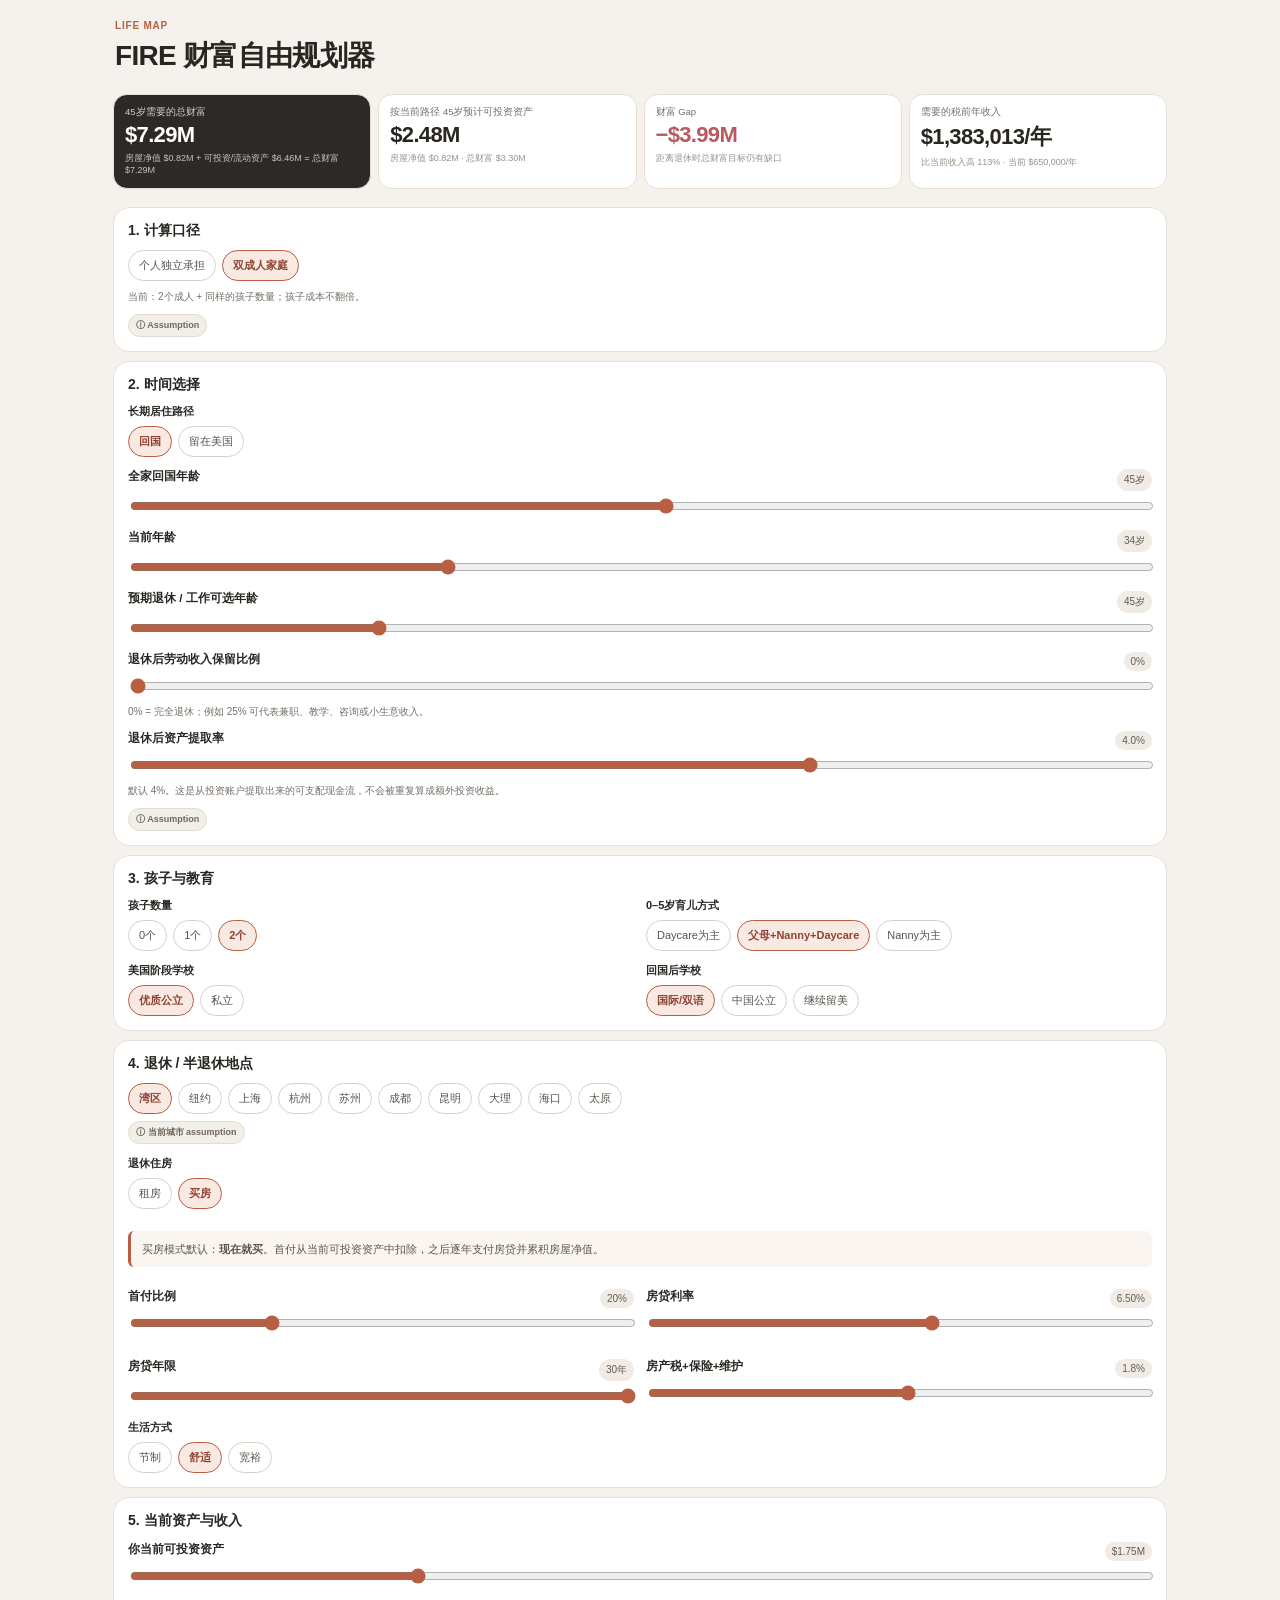
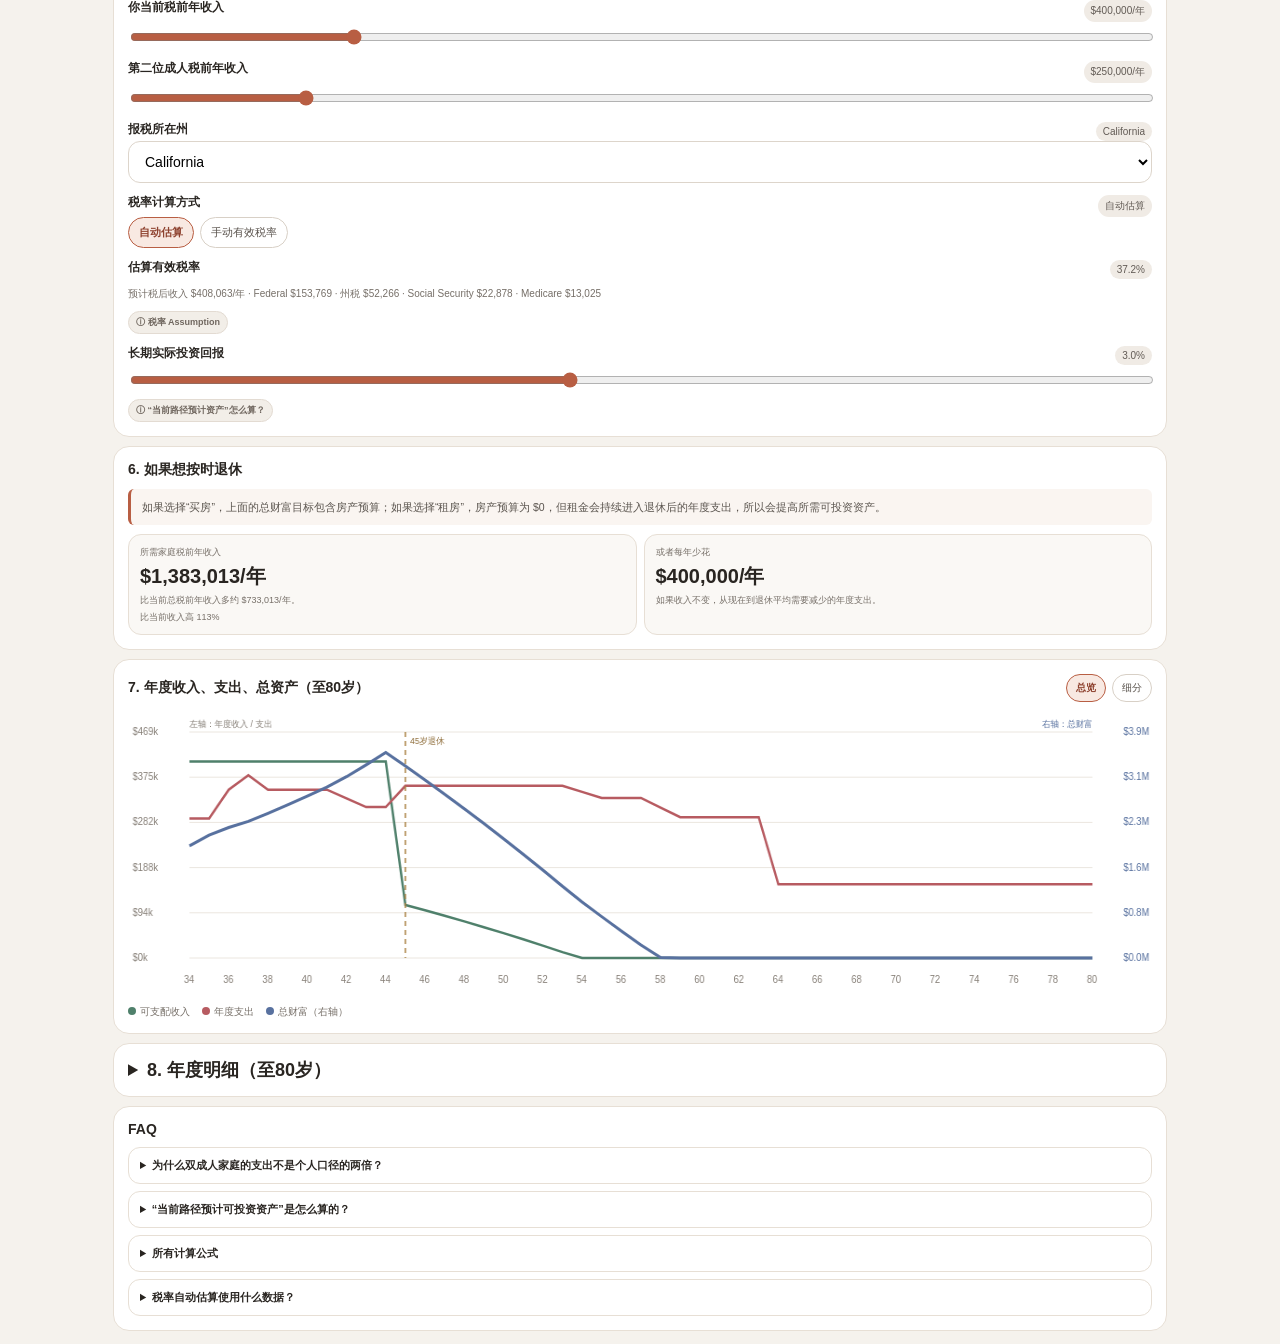
<file: FIRE_财富自由规划器_v27_房贷重复计算修复.html>
<!doctype html>
<html lang="zh-CN">
<head>
<meta charset="utf-8">
<meta name="viewport" content="width=device-width,initial-scale=1,maximum-scale=1">
<title>FIRE 财富自由规划器</title>
<style>
:root{--bg:#f5f2ed;--card:#fff;--ink:#292521;--muted:#766f68;--line:#e7dfd5;--accent:#b85e43;--soft:#f8e9e2;--green:#4f806b;--red:#b75b61;--blue:#58719f;--gold:#aa8344;--dark:#2d2926}
*{box-sizing:border-box}body{margin:0;background:var(--bg);color:var(--ink);font-family:-apple-system,BlinkMacSystemFont,"SF Pro Text","PingFang SC","Microsoft YaHei",sans-serif}
.page{max-width:1080px;margin:auto;padding:13px}.hero{padding:7px 2px 12px}.eyebrow{font-size:10px;color:var(--accent);font-weight:800;letter-spacing:.08em}.hero h1{font-size:28px;margin:6px 0 0;letter-spacing:-.025em}
.sticky{position:sticky;top:0;z-index:30;background:rgba(245,242,237,.95);backdrop-filter:blur(12px);padding:7px 0 9px}.kpis{display:grid;grid-template-columns:1fr 1fr;gap:7px}.kpi{background:#fff;border:1px solid var(--line);border-radius:14px;padding:11px}.kpi.primary{background:var(--dark);color:#fff}
.lab{font-size:9.5px;color:var(--muted);line-height:1.3}.primary .lab{color:#d5cec7}.num{font-size:22px;font-weight:850;letter-spacing:-.03em;margin-top:4px}.sub{font-size:9px;color:#999087;margin-top:4px;line-height:1.35}.primary .sub{color:#ccc5be}
.card{background:#fff;border:1px solid var(--line);border-radius:16px;padding:14px;margin-top:9px}.card h2{font-size:14px;margin:0 0 10px}.desc{font-size:10px;color:var(--muted);line-height:1.5;margin:-4px 0 10px}
.grid{display:grid;grid-template-columns:1fr 1fr;gap:12px}.choice-label{font-size:11px;font-weight:750;margin-bottom:7px}.seg{display:flex;gap:6px;flex-wrap:wrap}.seg button{border:1px solid #d8d0c6;background:#fff;color:#5a534d;padding:7px 10px;border-radius:999px;font-size:11px;cursor:pointer}.seg button.active{border-color:var(--accent);background:var(--soft);color:#8e422f;font-weight:800}
.control{margin-top:12px}.head{display:flex;justify-content:space-between;gap:8px}.head label{font-size:11.5px;font-weight:700}.pill{font-size:10px;background:#f0ebe5;color:#625b55;padding:4px 7px;border-radius:999px}input[type=range]{width:100%;accent-color:var(--accent);margin-top:7px}
details.info{margin-top:7px}details.info summary{display:inline-flex;cursor:pointer;list-style:none;align-items:center;gap:4px;border:1px solid #e3dbd2;background:#f2eee8;border-radius:999px;padding:4px 7px;font-size:9px;font-weight:750;color:#70675f}details.info summary::-webkit-details-marker{display:none}
.info-body{margin-top:6px;border:1px solid #ebe3da;background:#faf8f5;border-radius:10px;padding:9px;font-size:9.5px;line-height:1.55;color:#5d5650}.info-grid{display:grid;grid-template-columns:1fr 1fr;gap:5px;margin:6px 0}.icell{background:#fff;border:1px solid #eee7df;border-radius:8px;padding:6px}.ik{font-size:8px;color:#8b827a}.iv{font-size:10.5px;font-weight:800;margin-top:2px}
.breakdown{display:grid;grid-template-columns:1fr 1fr;gap:7px}.box{border:1px solid var(--line);border-radius:12px;padding:10px;background:#faf8f5}.box .a{font-size:9px;color:var(--muted)}.box .b{font-size:16px;font-weight:850;margin-top:4px}
.solution{display:grid;grid-template-columns:1fr 1fr;gap:7px}.solvebox{border:1px solid var(--line);border-radius:13px;padding:11px;background:#faf8f5}.solvebox .slabel{font-size:9px;color:var(--muted)}.solvebox .snum{font-size:20px;font-weight:900;margin-top:4px}.solvebox .stext{font-size:9px;color:var(--muted);line-height:1.4;margin-top:4px}
.note{background:#faf5f1;border-left:3px solid var(--accent);padding:10px 11px;border-radius:6px;font-size:10.5px;color:#5b554f;line-height:1.55;margin-top:9px}
canvas{width:100%;height:285px;background:#fff;border-radius:10px}.legend{display:flex;gap:12px;flex-wrap:wrap;font-size:10px;color:var(--muted);margin-top:8px}.dot{display:inline-block;width:8px;height:8px;border-radius:50%;margin-right:4px}
.scroll{overflow-x:auto}table{border-collapse:collapse;width:100%;font-size:10px}th,td{padding:8px 6px;border-bottom:1px solid #f0ebe5;text-align:right;white-space:nowrap}th:first-child,td:first-child{text-align:left}th{color:#7d756d}.pos{color:var(--green)}.neg{color:var(--red)}.hidden{display:none!important}
@media(min-width:760px){.kpis{grid-template-columns:repeat(4,1fr)}}@media(max-width:700px){.grid,.solution,.breakdown{grid-template-columns:1fr}.num{font-size:20px}}

.chart-wrap{position:relative}
.chart-tooltip{
  position:absolute;pointer-events:none;display:none;min-width:150px;
  background:#2d2926;color:#fff;border-radius:10px;padding:9px 10px;
  font-size:10px;line-height:1.55;z-index:5
}
.chart-tooltip b{font-size:11px}
.faq{margin-top:9px}
.faq details{border:1px solid var(--line);background:#fff;border-radius:12px;padding:10px 11px;margin-top:7px}
.faq summary{cursor:pointer;font-size:11px;font-weight:750}
.faq .answer{font-size:10px;color:var(--muted);line-height:1.6;margin-top:8px}

.chart-head{display:flex;justify-content:space-between;align-items:center;gap:8px;flex-wrap:wrap;margin-bottom:6px}
.chart-toggle{display:flex;gap:6px}
.chart-toggle button{border:1px solid #d8d0c6;background:#fff;color:#5a534d;padding:6px 9px;border-radius:999px;font-size:10px;cursor:pointer}
.chart-toggle button.active{border-color:var(--accent);background:var(--soft);color:#8e422f;font-weight:800}
.breakdown-legend{display:none;gap:10px;flex-wrap:wrap;font-size:9px;color:var(--muted);margin-top:8px}
.breakdown-legend.show{display:flex}
</style>
</head>
<body>
<div class="page">
 <div class="hero"><div class="eyebrow">LIFE MAP</div><h1>FIRE 财富自由规划器</h1></div>

 <div class="sticky">
  <div class="kpis">
   <div class="kpi primary"><div class="lab" id="totalNeedLabel">45岁预期退休时需要的总财富</div><div class="num" id="totalNeed">—</div><div class="sub" id="totalNeedBreakdown">—</div></div>
   <div class="kpi"><div class="lab" id="projectLabel">按当前路径预计可投资资产</div><div class="num" id="projectWealth">—</div><div class="sub">税后收入 − 支出 + 投资复利</div></div>
   <div class="kpi"><div class="lab">财富 Gap</div><div class="num" id="wealthGap">—</div><div class="sub">预计可投资资产 vs 退休时所需总财富</div></div>
   <div class="kpi"><div class="lab">需要的税前年收入</div><div class="num" id="requiredIncomeTop">—</div><div class="sub" id="requiredIncomePctTop">从现在到目标退休年龄平均需要</div></div>
  </div>
 </div>

 <div class="card">
  <h2>1. 计算口径</h2>
  <div class="seg" id="scope">
   <button data-v="individual">个人独立承担</button>
   <button data-v="family" class="active">双成人家庭</button>
  </div>
  <div class="desc" id="scopeDesc" style="margin-top:8px"></div>
  <details class="info"><summary>ⓘ Assumption</summary><div class="info-body">
   <b>个人独立承担：</b>1个成人 + 你选择的孩子数量。孩子相关成本不变；住房按“1成人+孩子”家庭尺寸算。<br><br>
   <b>双成人家庭：</b>2个成人 + 同样的孩子数量。住房会升一级，成人吃饭/穿衣/交通/医疗会增加，但不会把整个家庭支出简单乘2。
  </div></details>
 </div>

 <div class="card">
  <h2>2. 时间选择</h2>
  <div class="choice-label">长期居住路径</div>
  <div class="seg" id="relocationPath">
   <button data-v="returnChina" class="active">回国</button>
   <button data-v="stayUS">留在美国</button>
  </div>
  <div class="control" id="returnAgeWrap">
   <div class="head"><label>全家回国年龄</label><span class="pill" id="returnAgeV"></span></div>
   <input id="returnAge" type="range" min="40" max="55" step="1" value="45">
  </div>
  <div class="control">
   <div class="head"><label>当前年龄</label><span class="pill" id="currentAgeV">34岁</span></div>
   <input id="currentAge" type="range" min="18" max="70" step="1" value="34">
  </div>
  <div class="control"><div class="head"><label>预期退休 / 工作可选年龄</label><span class="pill" id="fiAgeV"></span></div><input id="fiAge" type="range" min="35" max="80" step="1" value="45"></div>
  <div class="control">
   <div class="head"><label>退休后劳动收入保留比例</label><span class="pill" id="postRetireIncomeV">0%</span></div>
   <input id="postRetireIncome" type="range" min="0" max="1" step=".05" value="0">
   <div class="desc" style="margin-top:6px">0% = 完全退休；例如 25% 可代表兼职、教学、咨询或小生意收入。</div>
  </div>
  <div class="control">
   <div class="head"><label>退休后资产提取率</label><span class="pill" id="withdrawRateV">4.0%</span></div>
   <input id="withdrawRate" type="range" min="0" max=".06" step=".005" value=".04">
   <div class="desc" style="margin-top:6px">默认 4%。这是从投资账户提取出来的可支配现金流，不会被重复算成额外投资收益。</div>
  </div>
  <details class="info"><summary>ⓘ Assumption</summary><div class="info-body" id="relocationInfo"></div></details>
 </div>

 <div class="card">
  <h2>3. 孩子与教育</h2>
  <div class="grid">
   <div>
    <div class="choice-label">孩子数量</div>
    <div class="seg" id="kids"><button data-v="0">0个</button><button data-v="1">1个</button><button data-v="2" class="active">2个</button></div>
   </div>
   <div>
    <div class="choice-label">0–5岁育儿方式</div>
    <div class="seg" id="childcare"><button data-v="daycare">Daycare为主</button><button data-v="mixed" class="active">父母+Nanny+Daycare</button><button data-v="nanny">Nanny为主</button></div>
   </div>
  </div>
  <div class="grid" style="margin-top:12px">
   <div><div class="choice-label">美国阶段学校</div><div class="seg" id="usSchool"><button data-v="public" class="active">优质公立</button><button data-v="private">私立</button></div></div>
   <div><div class="choice-label">回国后学校</div><div class="seg" id="cnSchool"><button data-v="intl" class="active">国际/双语</button><button data-v="public">中国公立</button><button data-v="stayUS">继续留美</button></div></div>
  </div>
 </div>

 <div class="card">
  <h2>4. 退休 / 半退休地点</h2>
  <div class="seg" id="city">
   <button data-v="bay" class="active">湾区</button><button data-v="nyc">纽约</button><button data-v="shanghai">上海</button><button data-v="hangzhou">杭州</button><button data-v="suzhou">苏州</button><button data-v="chengdu">成都</button><button data-v="kunming">昆明</button><button data-v="dali">大理</button><button data-v="haikou">海口</button><button data-v="taiyuan">太原</button>
  </div>
  <details class="info"><summary>ⓘ 当前城市 assumption</summary><div class="info-body" id="cityInfo"></div></details>
  <div class="grid" style="margin-top:12px">
   <div><div class="choice-label">退休住房</div><div class="seg" id="housing"><button data-v="rent">租房</button><button data-v="buy" class="active">买房</button></div></div>
   <div id="mortgageWrap" style="grid-column:1/-1">
    <div class="note" style="margin-top:10px">买房模式默认：<b>现在就买</b>。首付从当前可投资资产中扣除，之后逐年支付房贷并累积房屋净值。</div>
    <div class="grid" style="margin-top:10px">
     <div class="control"><div class="head"><label>首付比例</label><span class="pill" id="downPayV">20%</span></div><input id="downPay" type="range" min=".05" max=".60" step=".05" value=".20"></div>
     <div class="control"><div class="head"><label>房贷利率</label><span class="pill" id="mortgageRateV">6.5%</span></div><input id="mortgageRate" type="range" min=".02" max=".10" step=".0025" value=".065"></div>
     <div class="control"><div class="head"><label>房贷年限</label><span class="pill" id="mortgageYearsV">30年</span></div><input id="mortgageYears" type="range" min="10" max="30" step="5" value="30"></div>
     <div class="control"><div class="head"><label>房产税+保险+维护</label><span class="pill" id="homeCarryV">1.8%</span></div><input id="homeCarry" type="range" min="0" max=".035" step=".001" value=".018"></div>
    </div>
   </div>
   <div><div class="choice-label">生活方式</div><div class="seg" id="lifestyle"><button data-v="lean">节制</button><button data-v="base" class="active">舒适</button><button data-v="comfort">宽裕</button></div></div>
  </div>
 </div>

 <div class="card">
  <h2>5. 当前资产与收入</h2>
  <div class="control"><div class="head"><label>你当前可投资资产</label><span class="pill" id="assetsV"></span></div><input id="assets" type="range" min="500000" max="5000000" step="50000" value="1770000"></div>
  <div class="control"><div class="head"><label>你当前税前年收入</label><span class="pill" id="incomeV"></span></div><input id="income" type="range" min="100000" max="1500000" step="25000" value="400000"></div>
  <div id="partnerIncomeWrap" class="hidden">
   <div class="control"><div class="head"><label>第二位成人税前年收入</label><span class="pill" id="partnerIncomeV"></span></div><input id="partnerIncome" type="range" min="0" max="1500000" step="25000" value="250000"></div>
  </div>
  <div class="control">
   <div class="head"><label>报税所在州</label><span class="pill" id="taxStateV">California</span></div>
   <select id="taxState" style="width:100%;padding:11px 12px;border:1px solid #ddd5cb;border-radius:12px;background:#fff;font-size:14px"><option value="CA" selected>California</option><option value="NY">New York</option><option value="TX">Texas</option><option value="WA">Washington</option><option value="FL">Florida</option><option value="MA">Massachusetts</option><option value="NJ">New Jersey</option><option value="IL">Illinois</option><option value="PA">Pennsylvania</option><option value="VA">Virginia</option><option value="NC">North Carolina</option><option value="OTHER">其他州</option></select>
  </div>
  <div class="control">
   <div class="head"><label>税率计算方式</label><span class="pill" id="taxModeV">自动估算</span></div>
   <div class="seg" id="taxMode"><button data-v="auto" class="active">自动估算</button><button data-v="manual">手动有效税率</button></div>
  </div>
  <div class="control hidden" id="manualTaxWrap">
   <div class="head"><label>手动有效总税率</label><span class="pill" id="manualTaxV">40%</span></div>
   <input id="manualTax" type="range" min="0" max=".65" step=".01" value=".40">
   <div class="desc" style="margin-top:6px">如果你大概知道自己的 effective tax rate，可以直接覆盖自动估算。</div>
  </div>
  <div class="control">
   <div class="head"><label>估算有效税率</label><span class="pill" id="taxV">—</span></div>
   <div class="desc" id="taxBreakdown" style="margin-top:7px"></div>
   <details class="info"><summary>ⓘ 税率 Assumption</summary><div class="info-body">
    自动模式：Federal 与 payroll tax 使用现有规划税档；California 使用分档估算。其他州目前使用规划级的州所得税近似，并不是逐州报税引擎。若你知道自己的实际 effective tax rate，建议切换“手动有效税率”。<br><br>
    无州个人所得税州（TX / WA / FL）按州所得税 0 处理。未计入 401(k)、HSA、itemized deductions、AMT、NIIT、capital gains、RSU timing 等个性化项目。
   </div></details>
  </div>
  <div class="control"><div class="head"><label>长期实际投资回报</label><span class="pill" id="retV"></span></div><input id="ret" type="range" min="0" max=".07" step=".005" value=".03"></div>
  <details class="info"><summary>ⓘ “当前路径预计资产”怎么算？</summary><div class="info-body">
    <b>每一年：</b><br>
    1) 税后收入 = 税前年收入 × (1 − 有效税率)<br>
    2) 年度结余 = 税后收入 − 当年家庭支出<br>
    3) 投资收益 = 年初可投资资产 × 实际投资回报率<br>
    4) 年末可投资资产 = 年初资产 + 投资收益 + 年度结余<br><br>
    有效税率会根据当前税前年收入和个人/家庭口径自动变化；实际投资回报率默认 <b>3%</b>（真实购买力口径）。这是确定性 baseline，不代表每年市场真的会稳定涨 3%。
  </div></details>
 </div>

 <div class="card">
  <h2>6. 如果想按时退休</h2>
  <div class="note">如果选择“买房”，上面的总财富目标包含房产预算；如果选择“租房”，房产预算为 $0，但租金会持续进入退休后的年度支出，所以会提高所需可投资资产。</div>
  <div class="solution" style="margin-top:9px">
   <div class="solvebox"><div class="slabel">所需家庭税前年收入</div><div class="snum" id="requiredIncome">—</div><div class="stext" id="incomeDelta">—</div><div class="stext" id="incomeDeltaPct"></div></div>
   <div class="solvebox"><div class="slabel">或者每年少花</div><div class="snum" id="spendCut">—</div><div class="stext">如果收入不变，从现在到退休平均需要减少的年度支出。</div></div>
  </div>
 </div>

 <div class="card">
  <div class="chart-head">
   <h2 style="margin:0">7. 年度收入、支出、总资产（至80岁）</h2>
   <div class="chart-toggle">
    <button id="overviewBtn" type="button" class="active">总览</button>
    <button id="detailBtn" type="button">细分</button>
   </div>
  </div>
  <div class="chart-wrap">
   <canvas id="chart" width="1100" height="285"></canvas>
   <div id="chartTooltip" class="chart-tooltip"></div>
  </div>
  <div class="legend" id="overviewLegend"><span><i class="dot" style="background:#4f806b"></i>可支配收入</span><span><i class="dot" style="background:#b75b61"></i>年度支出</span><span><i class="dot" style="background:#58719f"></i>总财富（右轴）</span></div>
  <div class="breakdown-legend" id="detailLegend">
   <span>0线上方 = 收入：本人 / 伴侣 / 退休后资产提取 / 投资收益</span>
   <span>0线下方 = 支出：住房 / 生活 / 医疗 / 旅行 / 父母 / 孩子</span>
  </div>
 </div>

 <div class="card">
  <details>
   <summary style="font-size:18px;font-weight:700;cursor:pointer">8. 年度明细（至80岁）</summary>
   <div class="scroll" style="margin-top:12px"><table><thead><tr><th>年龄</th><th>可支配收入</th><th>支出</th><th>年度净现金流</th><th>投资收益</th><th>可投资资产</th><th>房屋净值</th><th>总财富</th></tr></thead><tbody id="rows"></tbody></table></div>
  </details>
 </div>

 <div class="card faq">
  <h2>FAQ</h2>

  <details>
   <summary>为什么双成人家庭的支出不是个人口径的两倍？</summary>
   <div class="answer">
    因为孩子的托育、学费和大学支持不会因为多一个成人而翻倍。住房按“卧室数 = 成人数 + 孩子数”自动调整，例如1成人+2孩子=3居、2成人+2孩子=4居；此外只增加第二个成人的餐饮、衣物、交通和医疗等边际成本。
   </div>
  </details>

  <details>
   <summary>“当前路径预计可投资资产”是怎么算的？</summary>
   <div class="answer">
    每一年先根据税前年收入自动估算 Federal + California + payroll taxes，得到税后收入，再减去当年的家庭支出；年初可投资资产按长期实际回报率产生投资收益。年末资产 = 年初资产 + 投资收益 + 税后收入 − 年度支出。
   </div>
  </details>

  <details>
   <summary>所有计算公式</summary>
   <div class="answer">
    <b>1. 税后收入</b><br>
    税后收入 = 税前年收入 − Federal income tax − 州所得税 − Social Security − Medicare − Additional Medicare；也可以用手动有效总税率直接估算<br><br>

    <b>2. 年度家庭总支出</b><br>
    年度总支出 = 住房 + 成人基础生活 + 医疗 + 旅行 + 父母支持 + 孩子托育/教育<br><br>

    <b>3. 年度结余</b><br>
    年度结余 = 税后收入 − 年度总支出<br><br>

    <b>4. 当年投资收益</b><br>
    投资收益 = 年初可投资资产 × 长期实际投资回报率<br><br>

    <b>5. 年末可投资资产</b><br>
    年末可投资资产 = 年初可投资资产 + 投资收益 + 年度结余<br><br>

    <b>6. 孩子未来剩余支出的现值</b><br>
    孩子支出 PV = Σ［未来第 t 年孩子支出 ÷ (1 + 实际回报率)^t］<br><br>

    <b>7. 退休后长期年度支出</b><br>
    长期年度支出 = 退休地点住房（若租房） + 成人生活 + 医疗 + 旅行 + 父母支持<br>
    如果选择买房，退休后不再把房租计入长期年度支出。<br><br>

    <b>8. 退休时所需可投资资产</b><br>
    所需可投资资产 = 永久性年度支出 ÷ 4% + 孩子剩余支出 PV + 退休后剩余房贷付款 PV<br><br>

    <b>9. 买房与房贷</b><br>
    买房模式默认从当前年龄立即买房：首付 = 房价 × 首付比例；初始房贷 = 房价 × (1 − 首付比例)。首付从当前可投资资产扣除；之后按等额本息房贷逐年计算本金与利息，同时计入房产税、保险和维护。房屋净值 = 房价 − 剩余房贷余额。<br>
    FIRE 目标不会重复算房子：长期永久支出只保留房产税/保险/维护；退休后尚未还完的房贷只按剩余付款的现值计一次；总财富展示中只加入退休年龄时已经形成的房屋净值，不再把整套房价重新加一遍。<br><br>

    <b>10. 退休时所需总财富</b><br>
    所需总财富 = 所需可投资资产 + 房产预算<br><br>

    <b>11. 财富 Gap</b><br>
    Gap = 退休年龄预计可投资资产 − 退休时所需总财富<br>
    如果选择买房，房产预算已经包含在“所需总财富”中，因此也会进入 Gap；Gap &gt; 0 表示预计超过总财富目标，Gap &lt; 0 表示仍有缺口。<br><br>

    <b>12. 所需税前年收入</b><br>
    模型用二分搜索反推平均税前年收入，使退休年龄预计可投资资产达到目标。<br><br>

    <b>13. 所需收入与当前收入的百分比差异</b><br>
    Percentage Difference = (所需税前年收入 − 当前税前年收入) ÷ 当前税前年收入<br><br>

    <b>14. 如果收入不变，需要削减的年度支出</b><br>
    模型用二分搜索反推每年平均需要减少的支出，使退休年龄预计可投资资产达到目标。<br><br>

    <b>15. 退休后的资产提取</b><br>
    退休后默认资产提取率 = 4%。资产提取是从投资账户取出的现金流，不是额外投资收益。可支配收入 = 税后劳动收入 + 资产提取；资产本身仍按“年初资产 + 投资收益 + 税后劳动收入 − 支出”更新，因此不会重复计算4%。<br><br>

    <b>16. 细分 Cash Flow 图</b><br>
    0线上方 = 本人税后收入 + 伴侣税后收入（家庭模式） + 投资收益<br>
    0线下方 = 住房 + 基础生活 + 医疗 + 旅行 + 父母支持 + 托育/教育<br><br>

    <b>17. 房间数</b><br>
    卧室数 = 成人数 + 孩子数<br><br>


    <b>19. 年龄范围</b><br>
    当前年龄可选 18–70 岁；退休 / 工作可选年龄不能早于当前年龄。年度模拟从当前年龄开始，并至少延伸到80岁。<br><br>

    <b>20. 退休后的资产路径</b><br>
    图表从你选择的“当前年龄”开始，并至少延伸到80岁。退休年龄之前使用当前税前年收入假设；从退休年龄开始，劳动收入 = 退休前税前年收入 × “退休后劳动收入保留比例”。投资收益与家庭支出继续逐年计算，因此可以观察退休后资产是增长、趋平还是下降。<br><br>
    <b>18. 金额口径</b><br>
    模型主要使用 2026 美元购买力口径，因此长期投资回报率采用实际回报率，默认 3%。
   </div>
  </details>

  <details>
   <summary>税率自动估算使用什么数据？</summary>
   <div class="answer">
    Federal 使用 2026 IRS tax brackets 与 standard deduction；Payroll tax 包括 Social Security、Medicare 和 Additional Medicare；California 当前使用 FTB 最新公布的税档与 standard deduction 作为规划近似。模型用于 FIRE 规划，不等同于正式报税结果。
   </div>
  </details>
 </div>

<script>
(function(){
 const S={scope:'family',kids:2,childcare:'mixed',usSchool:'public',cnSchool:'intl',city:'bay',housing:'buy',lifestyle:'base',chartMode:'overview',relocationPath:'returnChina',taxState:'CA',taxMode:'auto'};
 const CITY={
  bay:{name:'湾区',rent3:6500*12,rent4:8000*12,buy3:1900000,buy4:2300000,living1:36000,secondAdult:22000,health1:12000,health2:8500,travel:18000,src:'舒适型家庭住房：单成人+孩子按3BR，双成人+孩子按4BR。'},
  nyc:{name:'纽约',rent3:7500*12,rent4:9000*12,buy3:1700000,buy4:2100000,living1:39000,secondAdult:24000,health1:13500,health2:9000,travel:18000,src:'纽约按 Manhattan/近核心区家庭型住房的高成本假设。'},
  shanghai:{name:'上海',rent3:2100*12,rent4:2800*12,buy3:1500000,buy4:2000000,living1:30000,secondAdult:16000,health1:9000,health2:6500,travel:18000,src:'上海改善型家庭长租：3居与4居分开，不再把双成人总支出翻倍。'},
  hangzhou:{name:'杭州',rent3:1400*12,rent4:1800*12,buy3:950000,buy4:1250000,living1:26000,secondAdult:14000,health1:8000,health2:5500,travel:17000,src:'杭州舒适型改善住房：3居约$1.4k/月，4居约$1.8k/月；成人2增加的是餐饮、衣物、交通、医疗等边际成本。'},
  suzhou:{name:'苏州',rent3:1050*12,rent4:1350*12,buy3:700000,buy4:900000,living1:24000,secondAdult:13000,health1:8000,health2:5500,travel:16000,src:'苏州相对杭州住房和日常生活成本略低。'},
  chengdu:{name:'成都',rent3:950*12,rent4:1250*12,buy3:620000,buy4:800000,living1:24000,secondAdult:13000,health1:8000,health2:5500,travel:17000,src:'成都改善型3–4居室假设；金融城/高新区会更高。'},
  kunming:{name:'昆明',rent3:750*12,rent4:1000*12,buy3:450000,buy4:580000,living1:22000,secondAdult:12000,health1:7500,health2:5000,travel:16000,src:'昆明生活成本较低，住房按改善型3–4居室。'},
  dali:{name:'大理',rent3:850*12,rent4:1150*12,buy3:520000,buy4:680000,living1:23000,secondAdult:12000,health1:8000,health2:5500,travel:18000,src:'大理旅游属性强，长期租金波动更大。'},
  haikou:{name:'海口',rent3:850*12,rent4:1150*12,buy3:520000,buy4:680000,living1:23000,secondAdult:12000,health1:8000,health2:5500,travel:17000,src:'海口按改善型家庭长租；新片区差异较大。'},
  taiyuan:{name:'太原',rent3:700*12,rent4:950*12,buy3:380000,buy4:500000,living1:20000,secondAdult:11000,health1:7000,health2:5000,travel:15000,src:'太原按改善型3–4居室，不使用豪宅挂牌作为默认。'}
 };
 const LIFE={lean:.82,base:1,comfort:1.28};
 const CC={daycare:{y0:45000,y15:22000},mixed:{y0:60000,y15:30000},nanny:{y0:80000,y15:50000}};
 const SCHOOL={usPublic:12000,usPrivate:35000,cnIntl:32500,cnPublic:8000,college:20000};
 const $=id=>document.getElementById(id),n=id=>Number($(id).value)||0;
 const money=x=>(x<0?'−':'')+'$'+Math.round(Math.abs(x)).toLocaleString('en-US'),compact=x=>(x<0?'−':'')+'$'+(Math.abs(x)/1e6).toFixed(2)+'M';
 function bind(id,key,cast){document.querySelectorAll('#'+id+' button').forEach(b=>b.onclick=()=>{S[key]=cast?cast(b.dataset.v):b.dataset.v;document.querySelectorAll('#'+id+' button').forEach(x=>x.classList.toggle('active',x===b));update()})}
 function adults(){return S.scope==='family'?2:1}
 function bedrooms(){return Math.max(1,adults()+S.kids)}
 function housingByBedrooms(c,mode){
   const br=bedrooms();
   if(mode==='rent'){
     if(br<=1)return c.rent3*0.55;
     if(br===2)return c.rent3*0.75;
     if(br===3)return c.rent3;
     return c.rent4;
   }else{
     if(br<=1)return c.buy3*0.60;
     if(br===2)return c.buy3*0.78;
     if(br===3)return c.buy3;
     return c.buy4;
   }
 }
 function selectedHomeCity(){return S.relocationPath==='stayUS'?CITY.bay:CITY[S.city]}
 function homePrice(){return S.housing==='buy'?housingByBedrooms(selectedHomeCity(),'buy'):0}
 function mortgageInitialPrincipal(){return homePrice()*(1-n('downPay'))}
 function monthlyMortgagePayment(){
   const P=mortgageInitialPrincipal(), yrs=n('mortgageYears'), mr=n('mortgageRate')/12, N=yrs*12;
   if(P<=0||N<=0)return 0;
   if(mr===0)return P/N;
   return P*mr*Math.pow(1+mr,N)/(Math.pow(1+mr,N)-1);
 }
 function mortgageSnapshot(age){
   if(S.housing!=='buy')return {balance:0,principalPaid:0,interestPaid:0,annualPayment:0};
   const start=n('currentAge');
   const monthsElapsed=Math.max(0,Math.min((age-start)*12,n('mortgageYears')*12));
   let bal=mortgageInitialPrincipal(), pmt=monthlyMortgagePayment(), prin=0, interest=0;
   const mr=n('mortgageRate')/12;
   for(let i=0;i<monthsElapsed;i++){
     if(bal<=0)break;
     const it=bal*mr, pr=Math.min(bal,Math.max(0,pmt-it));
     bal-=pr;
   }
   // payments during this age year
   let temp=bal;
   for(let i=0;i<12;i++){
     if(temp<=0)break;
     const it=temp*mr, pr=Math.min(temp,Math.max(0,pmt-it));
     temp-=pr; prin+=pr; interest+=it;
   }
   return {balance:Math.max(0,bal),principalPaid:prin,interestPaid:interest,annualPayment:prin+interest};
 }
 function homeEquityAt(age){
   if(S.housing!=='buy')return 0;
   return Math.max(0,homePrice()-mortgageSnapshot(age+1).balance);
 }
 function ownershipCarry(){return S.housing==='buy'?homePrice()*n('homeCarry'):0}

 function births(){const a=n('currentAge');if(S.kids===0)return[];if(S.kids===1)return[a+2];return[a+2,a+3]}
 function kidCost(cage,age){
  if(cage<0)return 0;let cc=CC[S.childcare];
  if(cage===0)return cc.y0;if(cage<=5)return cc.y15;
  if(cage<=17){
   if(S.relocationPath==='stayUS'||S.cnSchool==='stayUS'||age<n('returnAge'))return S.usSchool==='public'?SCHOOL.usPublic:SCHOOL.usPrivate;
   return S.cnSchool==='intl'?SCHOOL.cnIntl:SCHOOL.cnPublic;
  }
  if(cage<=21)return SCHOOL.college;return 0
 }
 function cityAdultSpend(){
  let c=CITY[S.city],m=LIFE[S.lifestyle],a=adults();
  let housing=S.housing==='rent'?housingByBedrooms(c,'rent'):(mortgageSnapshot(_spendAge||n('currentAge')).annualPayment+ownershipCarry());
  let living=(c.living1+(a===2?c.secondAdult:0))*m;
  let health=(c.health1+(a===2?c.health2:0))*m;
  let parents=15000*m;
  return {housing,living,health,travel:c.travel*m,parents,total:housing+living+health+c.travel*m+parents};
 }
 function usAdultSpend(){
  let a=adults(),m=LIFE[S.lifestyle];
  let housing=S.housing==='rent'?housingByBedrooms(CITY.bay,'rent'):(mortgageSnapshot(_spendAge||n('currentAge')).annualPayment+ownershipCarry());
  let living=(a===1?36000:58000)*m;
  let health=(a===1?12000:20500)*m;
  let travel=15000*m,parents=15000*m;
  return {housing,living,health,travel,parents,total:housing+living+health+travel+parents};
 }
 let _spendAge=null;
 function adultSpend(age){_spendAge=age;const v=S.relocationPath==='stayUS'?usAdultSpend():((age<n('returnAge')||S.cnSchool==='stayUS')?usAdultSpend():cityAdultSpend());_spendAge=null;return v}
 function spend(age){
   let ad=adultSpend(age);
   let kids=births().reduce((s,b)=>s+kidCost(age-b,age),0);
   return {
     ad,kids,total:ad.total+kids,
     breakdown:{
       housing:ad.housing,
       living:ad.living,
       health:ad.health,
       travel:ad.travel,
       parents:ad.parents,
       kids:kids
     }
   };
 }
 function startAssets(){return Math.max(0,n('assets')-(S.housing==='buy'?homePrice()*n('downPay'):0))}
 function gross(){return n('income')+(S.scope==='family'?n('partnerIncome'):0)}

 function progressiveTax(taxable, brackets){
   taxable=Math.max(0,taxable);
   let tax=0,prev=0;
   for(let i=0;i<brackets.length;i++){
     const [cap,rate]=brackets[i];
     const top=cap===null?taxable:Math.min(taxable,cap);
     if(top>prev) tax+=(top-prev)*rate;
     if(cap===null||taxable<=cap) break;
     prev=cap;
   }
   return tax;
 }

 function estimateTaxes(grossOverride=null){
   const joint=S.scope==='family';
   let g1, g2;
   if(grossOverride!==null){
     // When solving required household income, preserve the current household income split.
     const current1=n('income'), current2=joint?n('partnerIncome'):0, total=Math.max(1,current1+current2);
     g1=grossOverride*(current1/total);
     g2=joint?grossOverride*(current2/total):0;
   }else{
     g1=n('income'); g2=joint?n('partnerIncome'):0;
   }
   const g=g1+g2;
   if(S.taxMode==='manual'){
     const total=g*n('manualTax');
     return {gross:g,federal:0,california:0,state:0,socialSecurity:0,medicare:0,additionalMedicare:0,total,effective:g>0?total/g:0,net:g-total};
   }

   const fedSingle=[[12400,.10],[50400,.12],[105700,.22],[201775,.24],[256225,.32],[640600,.35],[null,.37]];
   const fedJoint=[[24800,.10],[100800,.12],[211400,.22],[403550,.24],[512450,.32],[768700,.35],[null,.37]];
   const fedDed=joint?32200:16100;
   const fedTaxable=Math.max(0,g-fedDed);
   const federal=progressiveTax(fedTaxable,joint?fedJoint:fedSingle);

   // California latest official published schedule currently available: 2025.
   const caSingle=[[11079,.01],[26264,.02],[41452,.04],[57542,.06],[72724,.08],[371479,.093],[445771,.103],[742953,.113],[null,.123]];
   const caJoint=[[22158,.01],[52528,.02],[82904,.04],[115084,.06],[145448,.08],[742958,.093],[891542,.103],[1485906,.113],[null,.123]];
   const caDed=joint?11412:5706;
   const caTaxable=Math.max(0,g-caDed);
   let california=progressiveTax(caTaxable,joint?caJoint:caSingle);
   // California Mental Health Services Tax: +1% on taxable income above $1M.
   if(caTaxable>1000000) california+=(caTaxable-1000000)*.01;

   function ficaForWage(w){
     const ss=Math.min(w,184500)*.062;
     const medicare=w*.0145;
     return {ss,medicare};
   }
   const f1=ficaForWage(g1), f2=ficaForWage(g2);
   const socialSecurity=f1.ss+f2.ss;
   const medicare=f1.medicare+f2.medicare;
   const addMedThreshold=joint?250000:200000;
   const additionalMedicare=Math.max(0,g-addMedThreshold)*.009;

   let stateTax=california;
   if(S.taxState!=='CA'){
     const stateRate={NY:.065,TX:0,WA:0,FL:0,MA:.05,NJ:.06,IL:.045,PA:.031,VA:.05,NC:.045,OTHER:.04}[S.taxState]??.04;
     stateTax=g*stateRate;
   }
   const total=federal+stateTax+socialSecurity+medicare+additionalMedicare;
   return {gross:g,federal,california:stateTax,state:stateTax,socialSecurity,medicare,additionalMedicare,total,effective:g>0?total/g:0,net:g-total};
 }

 function net(grossOverride=null){return estimateTaxes(grossOverride).net}
 function householdNetSplit(){
   if(S.scope!=='family') return {self:estimateTaxes(n('income')).net,partner:0};
   // Approximate household after-tax income split proportional to gross wages.
   const tx=estimateTaxes(), totalGross=Math.max(1,n('income')+n('partnerIncome'));
   return {self:tx.net*n('income')/totalGross, partner:tx.net*n('partnerIncome')/totalGross};
 }
 function permanentSpend(){
   const base=S.relocationPath==='stayUS'?usAdultSpend():cityAdultSpend();
   if(S.housing==='rent') return base.total;
   // FIRE perpetual spending excludes finite mortgage P&I; keep only ongoing ownership carry.
   return base.total-base.housing+ownershipCarry();
 }
 function kidPV(){let fi=n('fiAge'),r=n('ret'),pv=0;for(let age=fi;age<=65;age++){let k=births().reduce((s,b)=>s+kidCost(age-b,age),0);pv+=k/Math.pow(1+r,age-fi+1)}return pv}
 function houseReserve(){
   // House is assumed purchased now, so retirement target should not add the full home price again.
   // For total-net-worth presentation, include only the home equity expected to exist at FI age.
   return S.housing==='buy'?homeEquityAt(n('fiAge')):0;
 }
 function mortgagePVAtFI(){
   if(S.housing!=='buy')return 0;
   const fi=n('fiAge'), r=n('ret');
   let pv=0;
   for(let age=fi;age<fi+n('mortgageYears')+1;age++){
     const pay=mortgageSnapshot(age).annualPayment;
     if(pay<=0)break;
     pv+=pay/Math.pow(1+r,age-fi+1);
   }
   return pv;
 }
 function liquidTarget(){
   // Liquid FIRE need = perpetual non-mortgage spending capital + child PV + finite remaining mortgage PV.
   return permanentSpend()/.04+kidPV()+mortgagePVAtFI();
 }
 function totalTarget(){return liquidTarget()+houseReserve()}
 function deterministic(grossOverride=null,cut=0,endAge=null){
  const fi=n('fiAge');
  const finalAge=endAge===null?fi:endAge;
  let a=startAssets(),r=n('ret'),out=[];
  const baseGross=grossOverride===null?gross():grossOverride;
  const startAge=n('currentAge');

  for(let age=startAge;age<=finalAge;age++){
   const incomeFactor=age<fi?1:n('postRetireIncome');
   const yearGross=baseGross*incomeFactor;
   const laborNet=estimateTaxes(yearGross).net;

   const rawSpend=spend(age);
   const sp=Math.max(0,rawSpend.total-cut);
   const inv=Math.max(0,a)*r;

   // Portfolio withdrawal is a cash-flow source, not an extra return.
   // Any withdrawal not spent is effectively reinvested, so wealth arithmetic remains non-double-counted.
   const portfolioDraw=age>=fi?Math.min(Math.max(0,a),Math.max(0,a)*n('withdrawRate')):0;
   const disposableIncome=laborNet+portfolioDraw;
   const cashSurplus=disposableIncome-sp;

   // Asset accounting: return + labor income - spending.
   // This is algebraically equivalent to subtracting the withdrawal then reinvesting unused cash.
   a=a+inv+laborNet-sp;

   let split={self:0,partner:0};
   if(yearGross>0){
     const selfGrossBase=grossOverride===null?n('income'):baseGross*(n('income')/Math.max(1,gross()));
     const partnerGrossBase=S.scope==='family'
       ? (grossOverride===null?n('partnerIncome'):baseGross*(n('partnerIncome')/Math.max(1,gross())))
       : 0;
     const totalBase=Math.max(1,selfGrossBase+partnerGrossBase);
     split={self:laborNet*selfGrossBase/totalBase,partner:laborNet*partnerGrossBase/totalBase};
   }

   const equity=homeEquityAt(age);
   out.push({
     age,net:disposableIncome,laborNet,portfolioDraw,spend:sp,surplus:cashSurplus,inv,
     assets:a,homeEquity:equity,totalWealth:a+equity,
     incomeSelf:split.self,incomePartner:split.partner,
     spendBreakdown:rawSpend.breakdown
   });
  }
  return out;
 } function solveIncome(goal){let lo=0,hi=2500000;for(let i=0;i<55;i++){let mid=(lo+hi)/2;if(deterministic(mid).slice(-1)[0].assets>=goal)hi=mid;else lo=mid}return hi}
 function solveCut(goal){if(deterministic().slice(-1)[0].assets>=goal)return 0;let lo=0,hi=400000;for(let i=0;i<55;i++){let mid=(lo+hi)/2;if(deterministic(null,mid).slice(-1)[0].assets>=goal)hi=mid;else lo=mid}return hi}
 function draw(data){
  let c=$('chart'),ctx=c.getContext('2d'),W=c.width,H=c.height,m={l:66,r:64,t:24,b:35};
  ctx.clearRect(0,0,W,H);
  const pw=W-m.l-m.r, ph=H-m.t-m.b;
  const fiAge=n('fiAge');
  function drawRetirementMarker(x){
    ctx.save();
    ctx.strokeStyle='#aa8344';ctx.lineWidth=1.5;ctx.setLineDash([5,4]);
    ctx.beginPath();ctx.moveTo(x,m.t);ctx.lineTo(x,H-m.b);ctx.stroke();
    ctx.setLineDash([]);ctx.fillStyle='#8d6b37';ctx.font='9px sans-serif';
    ctx.fillText(fiAge+'岁退休',Math.min(x+5,W-m.r-55),m.t+12);
    ctx.restore();
  }

  if(S.chartMode==='overview'){
    const leftMax=Math.max(...data.flatMap(x=>[x.net,x.spend]))*1.15;
    const rightMax=Math.max(...data.map(x=>x.totalWealth))*1.10;
    const rightAxisX=W-m.r;

    ctx.font='10px sans-serif';
    ctx.strokeStyle='#ebe6df';
    ctx.fillStyle='#867f77';

    // Left axis: annual income / spending
    for(let i=0;i<=5;i++){
      const y=m.t+ph*i/5;
      const leftVal=leftMax*(1-i/5);
      ctx.beginPath();ctx.moveTo(m.l,y);ctx.lineTo(rightAxisX,y);ctx.stroke();
      ctx.textAlign='left';
      ctx.fillText('$'+(leftVal/1000).toFixed(0)+'k',5,y+3);
    }

    // Right axis: investable assets
    ctx.fillStyle='#58719f';
    for(let i=0;i<=5;i++){
      const y=m.t+ph*i/5;
      const rightVal=rightMax*(1-i/5);
      ctx.textAlign='right';
      ctx.fillText('$'+(rightVal/1e6).toFixed(1)+'M',W-3,y+3);
    }
    ctx.textAlign='left';

    const xFor=i=>m.l+pw*i/(data.length-1);
    const yLeft=v=>m.t+ph*(1-Math.max(0,v)/leftMax);
    const yRight=v=>m.t+ph*(1-Math.max(0,v)/rightMax);

    function lineAccessor(accessor,yFn,color,width=2.5){
      ctx.beginPath();ctx.strokeStyle=color;ctx.lineWidth=width;
      data.forEach((x,i)=>{
        const xx=xFor(i),yy=yFn(accessor(x));
        i?ctx.lineTo(xx,yy):ctx.moveTo(xx,yy);
      });
      ctx.stroke();
    }

    lineAccessor(x=>x.net,yLeft,'#4f806b');
    lineAccessor(x=>x.spend,yLeft,'#b75b61');
    lineAccessor(x=>x.totalWealth,yRight,'#58719f',3);

    ctx.fillStyle='#867f77';
    data.forEach((x,i)=>{if(i%2===0)ctx.fillText(x.age,xFor(i)-6,H-10)});

    // Small axis labels
    ctx.font='9px sans-serif';
    ctx.fillStyle='#867f77';
    ctx.fillText('左轴：年度收入 / 支出',m.l,m.t-5);
    ctx.fillStyle='#58719f';
    ctx.textAlign='right';
    ctx.fillText('右轴：总财富',W-m.r,m.t-5);
    ctx.textAlign='left';
    const fiIdx=Math.max(0,Math.min(data.length-1,fiAge-data[0].age));
    drawRetirementMarker(xFor(fiIdx));

    c._chartMeta={data,mode:'overview',leftMax,rightMax,m,pw,ph,W,H};
    return;
  }

  // Detail mode: stacked cash-flow waterfall around zero.
  const incomeTotal=x=>x.incomeSelf+x.incomePartner+x.inv;
  const expenseTotal=x=>Object.values(x.spendBreakdown).reduce((a,b)=>a+b,0);
  const maxPos=Math.max(...data.map(incomeTotal),1);
  const maxNeg=Math.max(...data.map(expenseTotal),1);
  const maxAbs=Math.max(maxPos,maxNeg)*1.15;
  const zeroY=m.t+ph/2;
  const scale=(ph/2)/maxAbs;

  ctx.font='10px sans-serif';
  ctx.fillStyle='#867f77';
  ctx.strokeStyle='#ebe6df';
  for(let i=1;i<=2;i++){
    const val=maxAbs*i/2;
    const yu=zeroY-val*scale, yd=zeroY+val*scale;
    ctx.beginPath();ctx.moveTo(m.l,yu);ctx.lineTo(W-m.r,yu);ctx.stroke();
    ctx.beginPath();ctx.moveTo(m.l,yd);ctx.lineTo(W-m.r,yd);ctx.stroke();
    ctx.fillText('$'+(val/1000).toFixed(0)+'k',8,yu+3);
    ctx.fillText('−$'+(val/1000).toFixed(0)+'k',4,yd+3);
  }
  ctx.strokeStyle='#a9a19a';ctx.lineWidth=1.5;
  ctx.beginPath();ctx.moveTo(m.l,zeroY);ctx.lineTo(W-m.r,zeroY);ctx.stroke();
  ctx.fillStyle='#867f77';ctx.fillText('$0',25,zeroY+3);

  const slot=pw/data.length;
  const barW=Math.max(8,Math.min(30,slot*.62));
  const cols={
    self:'#4f806b', partner:'#7b9d8e', draw:'#6f8f7c', inv:'#aa8344',
    housing:'#b75b61', living:'#c6866d', health:'#9d6b7a',
    travel:'#a78c6b', parents:'#8d7a6d', kids:'#805b68'
  };

  data.forEach((d,i)=>{
    const x=m.l+slot*i+slot/2-barW/2;

    let y=zeroY;
    [
      ['self',d.incomeSelf],
      ['partner',S.scope==='family'?d.incomePartner:0],
      ['draw',d.portfolioDraw],
      ['inv',d.inv]
    ].forEach(([k,v])=>{
      if(v<=0)return;
      const h=v*scale;
      y-=h;ctx.fillStyle=cols[k];ctx.fillRect(x,y,barW,h);
    });

    y=zeroY;
    [
      ['housing',d.spendBreakdown.housing],
      ['living',d.spendBreakdown.living],
      ['health',d.spendBreakdown.health],
      ['travel',d.spendBreakdown.travel],
      ['parents',d.spendBreakdown.parents],
      ['kids',d.spendBreakdown.kids]
    ].forEach(([k,v])=>{
      if(v<=0)return;
      const h=v*scale;
      ctx.fillStyle=cols[k];ctx.fillRect(x,y,barW,h);y+=h;
    });

    if(i%2===0){
      ctx.fillStyle='#867f77';
      ctx.fillText(d.age,x+barW/2-6,H-10);
    }
  });

  const fiIdx=Math.max(0,Math.min(data.length-1,fiAge-data[0].age));
  drawRetirementMarker(m.l+slot*fiIdx+slot/2);
  c._chartMeta={data,mode:'detail',m,pw,ph,W,H,slot,barW,zeroY,scale};
 }
 function showTooltipFromClientX(clientX,clientY){
   const c=$('chart'),meta=c._chartMeta,tip=$('chartTooltip');
   if(!meta)return;
   const rect=c.getBoundingClientRect();
   const xCanvas=(clientX-rect.left)*(c.width/rect.width);
   let idx;
   if(meta.mode==='detail'){
     idx=Math.max(0,Math.min(meta.data.length-1,Math.floor((xCanvas-meta.m.l)/meta.slot)));
   }else{
     idx=Math.max(0,Math.min(meta.data.length-1,Math.round((xCanvas-meta.m.l)/meta.pw*(meta.data.length-1))));
   }
   const d=meta.data[idx],b=d.spendBreakdown;
   if(S.chartMode==='overview'){
     tip.innerHTML=`<b>${d.age}岁</b><br>税后收入：${money(d.net)}<br>年度支出：${money(d.spend)}<br>投资收益：${money(d.inv)}<br>可投资资产：${compact(d.assets)}<br>房屋净值：${compact(d.homeEquity)}<br>总财富：${compact(d.totalWealth)}`;
   }else{
     const totalIn=d.incomeSelf+d.incomePartner+d.inv;
     const totalOut=Object.values(b).reduce((a,v)=>a+v,0);
     tip.innerHTML=`<b>${d.age}岁 · Cash Flow</b><br>
       <span style="color:#bfe2d1">+ 本人税后收入：${money(d.incomeSelf)}</span><br>
       ${S.scope==='family'?`<span style="color:#bfe2d1">+ 伴侣税后收入：${money(d.incomePartner)}</span><br>`:''}
       <span style="color:#bfe2d1">+ 退休后资产提取：${money(d.portfolioDraw)}</span><br><span style="color:#e3c98f">+ 投资收益：${money(d.inv)}</span><br>
       <b>总流入：${money(totalIn)}</b><br><br>
       <span>− 住房：${money(b.housing)}</span><br>
       <span>− 基础生活：${money(b.living)}</span><br>
       <span>− 医疗：${money(b.health)}</span><br>
       <span>− 旅行：${money(b.travel)}</span><br>
       <span>− 父母支持：${money(b.parents)}</span><br>
       <span>− 托育/教育：${money(b.kids)}</span><br>
       <b>总流出：${money(totalOut)}</b><br><br>
       净现金流：<b>${money(totalIn-totalOut)}</b>`;
   }
   tip.style.display='block';
   const xCss=(clientX-rect.left);
   tip.style.left=Math.min(rect.width-205,Math.max(4,xCss+8))+'px';
   tip.style.top='12px';
 } function update(){
  $('partnerIncomeWrap').classList.toggle('hidden',S.scope!=='family');
  $('scopeDesc').textContent=S.scope==='individual'?'当前：1个成人 + 你选择的孩子数量。':'当前：2个成人 + 同样的孩子数量；孩子成本不翻倍。';
  $('returnAgeWrap').classList.toggle('hidden',S.relocationPath==='stayUS');
  if($('returnAge')){
    $('returnAge').min=n('currentAge');
    if(n('returnAge')<n('currentAge')) $('returnAge').value=n('currentAge');
  }
  $('postRetireIncomeV').textContent=Math.round(n('postRetireIncome')*100)+'%';
  $('withdrawRateV').textContent=(n('withdrawRate')*100).toFixed(1)+'%';
  $('mortgageWrap').classList.toggle('hidden',S.housing!=='buy');
  $('downPayV').textContent=Math.round(n('downPay')*100)+'%';
  $('mortgageRateV').textContent=(n('mortgageRate')*100).toFixed(2)+'%';
  $('mortgageYearsV').textContent=n('mortgageYears')+'年';
  $('homeCarryV').textContent=(n('homeCarry')*100).toFixed(1)+'%';
  const stateNames={CA:'California',NY:'New York',TX:'Texas',WA:'Washington',FL:'Florida',MA:'Massachusetts',NJ:'New Jersey',IL:'Illinois',PA:'Pennsylvania',VA:'Virginia',NC:'North Carolina',OTHER:'其他州'};
  $('taxStateV').textContent=stateNames[S.taxState]||S.taxState;
  $('taxModeV').textContent=S.taxMode==='auto'?'自动估算':'手动有效税率';
  $('manualTaxWrap').classList.toggle('hidden',S.taxMode!=='manual');
  $('manualTaxV').textContent=Math.round(n('manualTax')*100)+'%';
  $('returnAgeV').textContent=n('returnAge')+'岁';$('currentAgeV').textContent=n('currentAge')+'岁';
  const fiEl=$('fiAge');
  fiEl.min=n('currentAge');
  if(n('fiAge')<n('currentAge')) fiEl.value=n('currentAge');
  $('fiAgeV').textContent=n('fiAge')+'岁';
  $('relocationInfo').textContent=S.relocationPath==='returnChina'
    ? `当前选择“回国”：模型在 ${n('returnAge')} 岁开始切换到你选择的中国退休/半退休城市生活成本。`
    : '当前选择“留在美国”：模型不会使用回国年龄，也不会切换到中国城市成本；退休生活继续按美国住房和生活成本计算。';$('assetsV').textContent=compact(n('assets'));$('incomeV').textContent=money(n('income'))+'/年';$('partnerIncomeV').textContent=money(n('partnerIncome'))+'/年';$('retV').textContent=(n('ret')*100).toFixed(1)+'%';
  const tx=estimateTaxes();
  $('taxV').textContent=(tx.effective*100).toFixed(1)+'%';
  $('taxBreakdown').textContent=`预计税后收入 ${money(tx.net)}/年 · Federal ${money(tx.federal)} · 州税 ${money(tx.california)} · Social Security ${money(tx.socialSecurity)} · Medicare ${money(tx.medicare+tx.additionalMedicare)}`;
  $('totalNeedLabel').textContent=n('fiAge')+'岁需要的总财富';
  $('projectLabel').textContent='按当前路径 '+n('fiAge')+'岁预计可投资资产';
  let c=CITY[S.city];
  if(S.relocationPath==='stayUS'){
    c=CITY.bay;
  }
  {
    const selectedBuy = housingByBedrooms(c,'buy');
    const selectedRent = housingByBedrooms(c,'rent');
    $('cityInfo').innerHTML=`<div class="info-grid">
      <div class="icell"><div class="ik">3居租金</div><div class="iv">${money(c.rent3/12)}/月</div></div>
      <div class="icell"><div class="ik">4居租金</div><div class="iv">${money(c.rent4/12)}/月</div></div>
      <div class="icell"><div class="ik">3居买房预算</div><div class="iv">${compact(c.buy3)}</div></div>
      <div class="icell"><div class="ik">4居买房预算</div><div class="iv">${compact(c.buy4)}</div></div>
      <div class="icell"><div class="ik">当前模型采用房价</div><div class="iv">${S.housing==='buy'?compact(selectedBuy):'$0'}</div></div>
      <div class="icell"><div class="ik">当前模型采用租金</div><div class="iv">${S.housing==='rent'?money(selectedRent/12)+'/月':'$0'}</div></div>
      <div class="icell"><div class="ik">1成人基础生活</div><div class="iv">${money(c.living1)}/年</div></div>
      <div class="icell"><div class="ik">第二成人增量</div><div class="iv">${money(c.secondAdult)}/年</div></div>
    </div>
    ${c.src}<br><br>
    <b>住房计算规则：</b>卧室数 = 成人数 + 孩子数。1–2居价格目前按同城3居基准做规划型比例估算；3–4居使用城市设定值。<br><br><b>当前住房：</b>${S.housing==='buy'
      ? `当前选择买房。模型假设现在按 ${Math.round(n('downPay')*100)}% 首付购买 ${compact(selectedBuy)} 的 ${bedrooms()} 居住房；首付立即从可投资资产扣除，剩余部分按 ${n('mortgageYears')} 年、${(n('mortgageRate')*100).toFixed(2)}% 房贷逐年偿还。退休目标只计当时房屋净值 + 剩余房贷现值，不会再次加入整套房价。`
      : `当前选择租房。房产预算为 $0；模型按${bedrooms()}居长期租金 ${money(selectedRent/12)}/月计入退休后的长期年度支出。`
    }`;
  }
  let now=spend(45),ad=adultSpend(45);
  
  
  let liquidGoal=liquidTarget(),propertyGoal=houseReserve(),goal=totalTarget();
  const fiData=deterministic(null,0,n('fiAge'));
  const data=deterministic(null,0,Math.max(80,n('fiAge')));
  const fiPoint=fiData.slice(-1)[0];
  const proj=fiPoint.assets;
  const projectedTotal=fiPoint.totalWealth;
  const gap=projectedTotal-goal,req=solveIncome(goal),cut=solveCut(goal);
  $('totalNeed').textContent=compact(goal);
  $('totalNeedBreakdown').textContent=`房屋净值 ${compact(propertyGoal)} + 可投资/流动资产 ${compact(liquidGoal)} = 总财富 ${compact(goal)}`;
  $('projectWealth').textContent=compact(proj);
  $('projectWealth').parentElement.querySelector('.sub').textContent=`房屋净值 ${compact(fiPoint.homeEquity)} · 总财富 ${compact(projectedTotal)}`;
  $('wealthGap').textContent=(gap>=0?'+':'−')+compact(Math.abs(gap));
  $('wealthGap').style.color=gap>=0?'#4f806b':'#b75b61';
  $('wealthGap').parentElement.querySelector('.sub').textContent=gap>=0
    ? '已超过退休时总财富目标'
    : '距离退休时总财富目标仍有缺口';
  $('requiredIncomeTop').textContent=money(req)+'/年';
  $('requiredIncome').textContent=money(req)+'/年';
  const currentGross=gross();
  const pctDiff=currentGross>0?(req-currentGross)/currentGross:0;
  const pctAbs=Math.abs(pctDiff*100);
  const pctText=Math.abs(pctDiff)<0.005
    ? '与当前收入假设基本相同'
    : (pctDiff>0?`比当前收入高 ${pctAbs.toFixed(0)}%`:`比当前收入低 ${pctAbs.toFixed(0)}%`);
  $('requiredIncomePctTop').textContent=pctText+' · 当前 '+money(currentGross)+'/年';
  $('incomeDelta').textContent=req<=currentGross?'当前收入按确定性基准已足够。':`比当前总税前年收入多约 ${money(req-currentGross)}/年。`;
  $('incomeDeltaPct').textContent=pctText;
  $('spendCut').textContent=money(cut)+'/年';
  draw(data);$('rows').innerHTML='';data.forEach(x=>{let tr=document.createElement('tr');tr.innerHTML=`<td>${x.age}</td><td>${money(x.net)}</td><td>${money(x.spend)}</td><td class="${x.surplus>=0?'pos':'neg'}">${money(x.surplus)}</td><td>${money(x.inv)}</td><td>${compact(x.assets)}</td><td>${compact(x.homeEquity)}</td><td>${compact(x.totalWealth)}</td>`;$('rows').appendChild(tr)})
 }
 bind('scope','scope');bind('relocationPath','relocationPath');bind('taxMode','taxMode');bind('kids','kids',Number);bind('childcare','childcare');bind('usSchool','usSchool');bind('cnSchool','cnSchool');bind('city','city');bind('housing','housing');bind('lifestyle','lifestyle');
 ['currentAge','returnAge','fiAge','postRetireIncome','withdrawRate','assets','income','partnerIncome','ret','downPay','mortgageRate','mortgageYears','homeCarry','manualTax'].forEach(id=>$(id).addEventListener('input',update));
 $('overviewBtn').addEventListener('click',()=>{S.chartMode='overview';$('overviewBtn').classList.add('active');$('detailBtn').classList.remove('active');$('overviewLegend').style.display='flex';$('detailLegend').classList.remove('show');update();});
 $('detailBtn').addEventListener('click',()=>{S.chartMode='detail';$('detailBtn').classList.add('active');$('overviewBtn').classList.remove('active');$('overviewLegend').style.display='none';$('detailLegend').classList.add('show');update();});
 $('taxState').addEventListener('change',e=>{S.taxState=e.target.value;update();});
 const chartEl=$('chart');
 chartEl.addEventListener('mousemove',e=>showTooltipFromClientX(e.clientX,e.clientY));
 chartEl.addEventListener('mouseleave',()=>{$('chartTooltip').style.display='none'});
 chartEl.addEventListener('touchstart',e=>{if(e.touches[0])showTooltipFromClientX(e.touches[0].clientX,e.touches[0].clientY)},{passive:true});
 chartEl.addEventListener('touchmove',e=>{if(e.touches[0])showTooltipFromClientX(e.touches[0].clientX,e.touches[0].clientY)},{passive:true});
 chartEl.addEventListener('touchend',()=>{setTimeout(()=>{$('chartTooltip').style.display='none'},900)});

 update();
})();
</script>
</body>
</html>
</file>
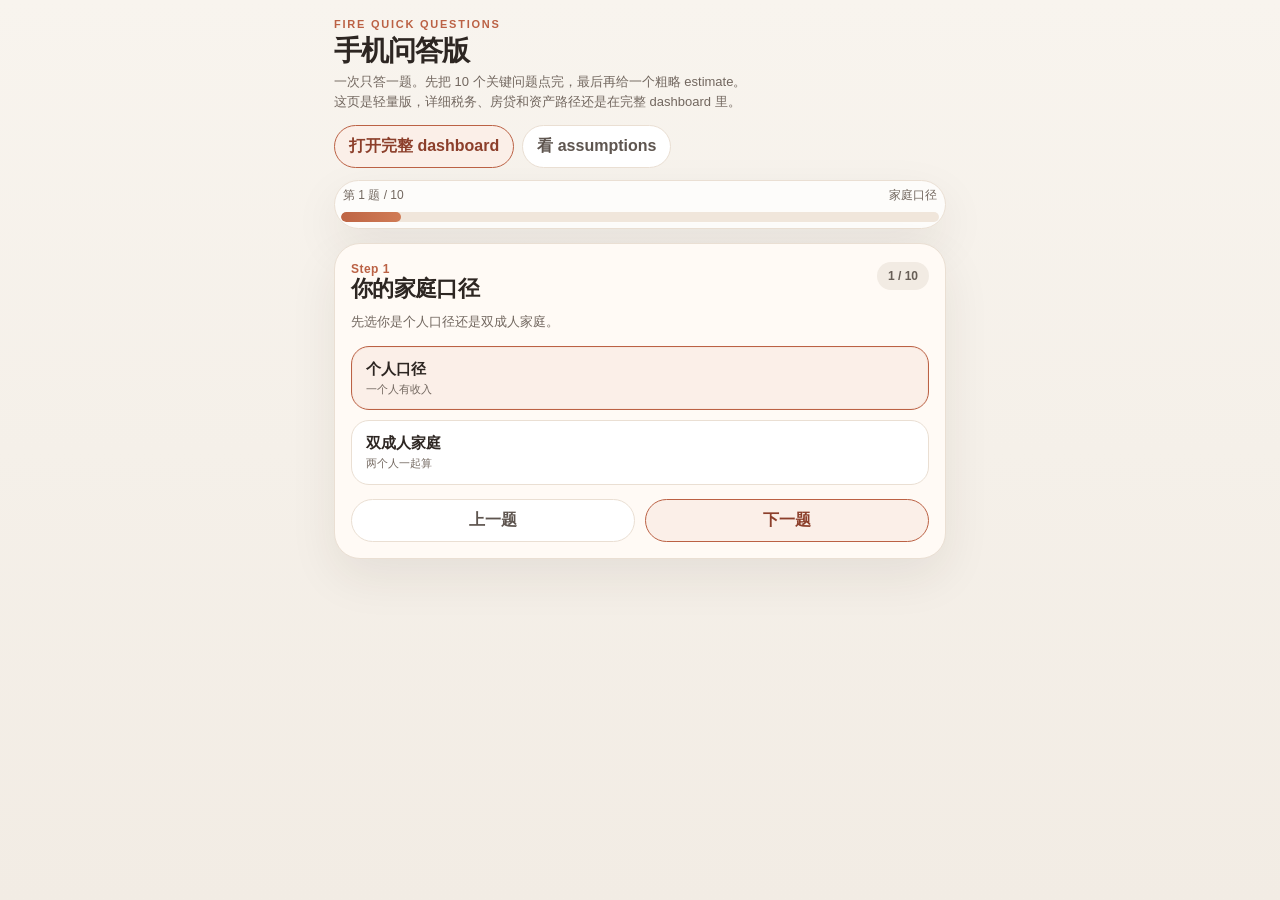
<file: questionnaire.html>
<!doctype html>
<html lang="zh-CN">
<head>
<meta charset="utf-8">
<meta name="viewport" content="width=device-width,initial-scale=1,maximum-scale=1,viewport-fit=cover">
<title>FIRE 问答版</title>
<link rel="stylesheet" href="./questionnaire.css">
</head>
<body>
<div class="app">
  <div class="top">
    <div>
      <div class="eyebrow">FIRE QUICK QUESTIONS</div>
      <h1>手机问答版</h1>
      <div class="lede">
        一次只答一题。先把 10 个关键问题点完，最后再给一个粗略 estimate。<br>
        这页是轻量版，详细税务、房贷和资产路径还是在完整 dashboard 里。
      </div>
    </div>
    <div class="actions">
      <a class="btn primary" href="./index.html">打开完整 dashboard</a>
      <a class="btn" href="./ASSUMPTIONS.md" target="_blank" rel="noopener">看 assumptions</a>
    </div>
  </div>

  <div class="progress-shell" aria-label="progress">
    <div class="meta">
      <span id="stepLabel">第 1 题 / 10</span>
      <span id="stepHint">家庭口径</span>
    </div>
    <div class="progress"><div class="bar" id="progressBar"></div></div>
  </div>

  <section class="card" id="questionCard">
    <div class="q-head">
      <div>
        <div class="step" id="stepKicker">Step 1</div>
        <h2 class="q-title" id="qTitle">你的家庭口径</h2>
      </div>
      <div class="value-pill" id="stepCount">1 / 10</div>
    </div>
    <div class="q-desc" id="qDesc">先选一个最符合你情况的口径，后面的估算会跟着这个选择走。</div>
    <div class="body" id="body"></div>
    <div class="nav">
      <button class="btn" id="prevBtn" type="button">上一题</button>
      <button class="btn primary" id="nextBtn" type="button">下一题</button>
    </div>
  </section>

  <section class="result hidden" id="resultCard">
    <h2>你的粗略 estimate</h2>
    <div class="big" id="resultAge">-</div>
    <div id="resultLine" style="font-size:13px;line-height:1.55;color:#d6cec5">-</div>
    <div class="row">
      <div class="stat">
        <div class="k">当前年度支出估算</div>
        <div class="v" id="resNowSpend">-</div>
        <div class="s">按你现在所在城市、家庭口径和住房方式做的粗估。</div>
      </div>
      <div class="stat">
        <div class="k">退休后年度支出估算</div>
        <div class="v" id="resRetireSpend">-</div>
        <div class="s">按你退休后想去的城市和同样的生活方式估算。</div>
      </div>
      <div class="stat">
        <div class="k">目标总财富</div>
        <div class="v" id="resTarget">-</div>
        <div class="s">这是一个快速目标，不是完整税务模型。</div>
      </div>
      <div class="stat">
        <div class="k">按当前路径到退休年龄</div>
        <div class="v" id="resAtFi">-</div>
        <div class="s">如果这个数低于目标，就表示还差一点。</div>
      </div>
    </div>
    <div class="footer-note" id="resultNote"></div>
    <div class="result-actions">
      <button class="btn primary" id="restartBtn" type="button">重新答一遍</button>
      <a class="btn" href="./index.html">打开完整 dashboard</a>
    </div>
  </section>
</div>

<script src="./fire-model.js"></script>
<script src="./questionnaire.js"></script>
</body>
</html>
</file>
<file: questionnaire.css>
:root{
  --bg:#f4efe8;
  --card:#fffaf5;
  --ink:#2d2622;
  --muted:#72675f;
  --line:#eadfd3;
  --accent:#bb6144;
  --accent-2:#e8d1c3;
  --soft:#fbefe8;
  --shadow:0 18px 48px rgba(48,36,28,.08);
}
*{box-sizing:border-box}
html,body{
  margin:0;
  background:linear-gradient(180deg,#f8f4ee 0%,#f2ece4 100%);
  color:var(--ink);
  font-family:-apple-system,BlinkMacSystemFont,"SF Pro Text","PingFang SC","Microsoft YaHei",sans-serif;
}
body{min-height:100vh}
.app{max-width:640px;margin:0 auto;padding:14px 14px 28px}
.top{
  display:flex;align-items:flex-start;justify-content:space-between;gap:12px;margin:4px 0 12px;flex-wrap:wrap
}
.eyebrow{font-size:11px;letter-spacing:.16em;font-weight:900;color:var(--accent)}
h1{margin:6px 0 6px;font-size:28px;line-height:1.08;letter-spacing:-.04em}
.lede{font-size:13px;line-height:1.55;color:var(--muted);max-width:560px}
.actions{display:flex;gap:8px;flex-wrap:wrap}
.btn{
  border:1px solid var(--line);background:#fff;color:#5e554f;border-radius:999px;
  min-height:40px;padding:10px 14px;font:inherit;font-weight:750;text-decoration:none;
  display:inline-flex;align-items:center;justify-content:center;cursor:pointer;
}
.btn.primary{background:var(--soft);border-color:var(--accent);color:#8c3f2b}
.progress-shell{
  background:rgba(255,255,255,.75);border:1px solid var(--line);border-radius:999px;padding:6px;
  box-shadow:var(--shadow);margin:10px 0 14px
}
.progress{height:10px;border-radius:999px;background:#f0e6db;overflow:hidden}
.bar{height:100%;width:10%;background:linear-gradient(90deg,#be6545,#d07b55);border-radius:999px;transition:width .22s ease}
.meta{display:flex;justify-content:space-between;align-items:center;margin:0 2px 8px;color:var(--muted);font-size:12px}
.card{
  background:var(--card);border:1px solid var(--line);border-radius:26px;box-shadow:var(--shadow);
  padding:18px 16px 16px
}
.q-head{display:flex;justify-content:space-between;gap:8px;align-items:flex-start;margin-bottom:10px}
.step{font-size:12px;font-weight:900;color:var(--accent);letter-spacing:.04em}
.q-title{margin:0;font-size:22px;line-height:1.2;letter-spacing:-.03em}
.q-desc{margin:10px 0 14px;font-size:13px;line-height:1.55;color:var(--muted)}
.body{display:grid;gap:12px}
.choices{display:grid;gap:10px}
.choice{
  width:100%;border:1px solid var(--line);background:#fff;border-radius:18px;padding:13px 14px;
  text-align:left;cursor:pointer;color:inherit;min-height:54px
}
.choice strong{display:block;font-size:15px;line-height:1.2}
.choice small{display:block;font-size:11px;color:var(--muted);margin-top:4px;line-height:1.3}
.choice.active{border-color:var(--accent);background:var(--soft);box-shadow:inset 0 0 0 1px rgba(187,97,68,.05)}
.field{display:grid;gap:8px}
.field label{font-size:12px;color:var(--muted);font-weight:750}
input[type=range]{width:100%;accent-color:var(--accent)}
input[type=number],select{
  width:100%;min-height:48px;border-radius:14px;border:1px solid var(--line);background:#fff;
  padding:12px 13px;font:inherit;font-size:16px;color:inherit
}
.value-row{display:flex;justify-content:space-between;align-items:center;gap:10px;color:#625950;font-size:12px}
.value-pill{
  display:inline-flex;align-items:center;justify-content:center;background:#f2ebe3;border-radius:999px;
  padding:7px 11px;font-size:12px;font-weight:800;color:#675e56
}
.nav{display:flex;justify-content:space-between;gap:10px;margin-top:14px}
.nav .btn{flex:1}
.hidden{display:none!important}
.result{
  margin-top:14px;background:#201c19;color:#fff;border-radius:26px;padding:18px;border:1px solid rgba(255,255,255,.08);
  box-shadow:0 18px 50px rgba(31,24,18,.16)
}
.result h2{margin:0 0 10px;font-size:18px}
.result .big{font-size:32px;font-weight:900;letter-spacing:-.04em;margin:2px 0 6px}
.result .row{display:grid;grid-template-columns:1fr 1fr;gap:10px;margin-top:12px}
.stat{background:rgba(255,255,255,.07);border-radius:18px;padding:12px}
.stat .k{font-size:11px;color:#d8d1c9}
.stat .v{font-size:18px;font-weight:900;margin-top:4px;line-height:1.2}
.stat .s{font-size:12px;color:#cfc7be;line-height:1.45;margin-top:5px}
.footer-note{margin-top:12px;font-size:12px;line-height:1.55;color:var(--muted)}
.result-actions{display:flex;gap:8px;flex-wrap:wrap;margin-top:14px}
@media (max-width:420px){
  .app{padding:10px 10px 22px}
  h1{font-size:25px}
  .q-title{font-size:20px}
  .result .row{grid-template-columns:1fr}
}
</file>
